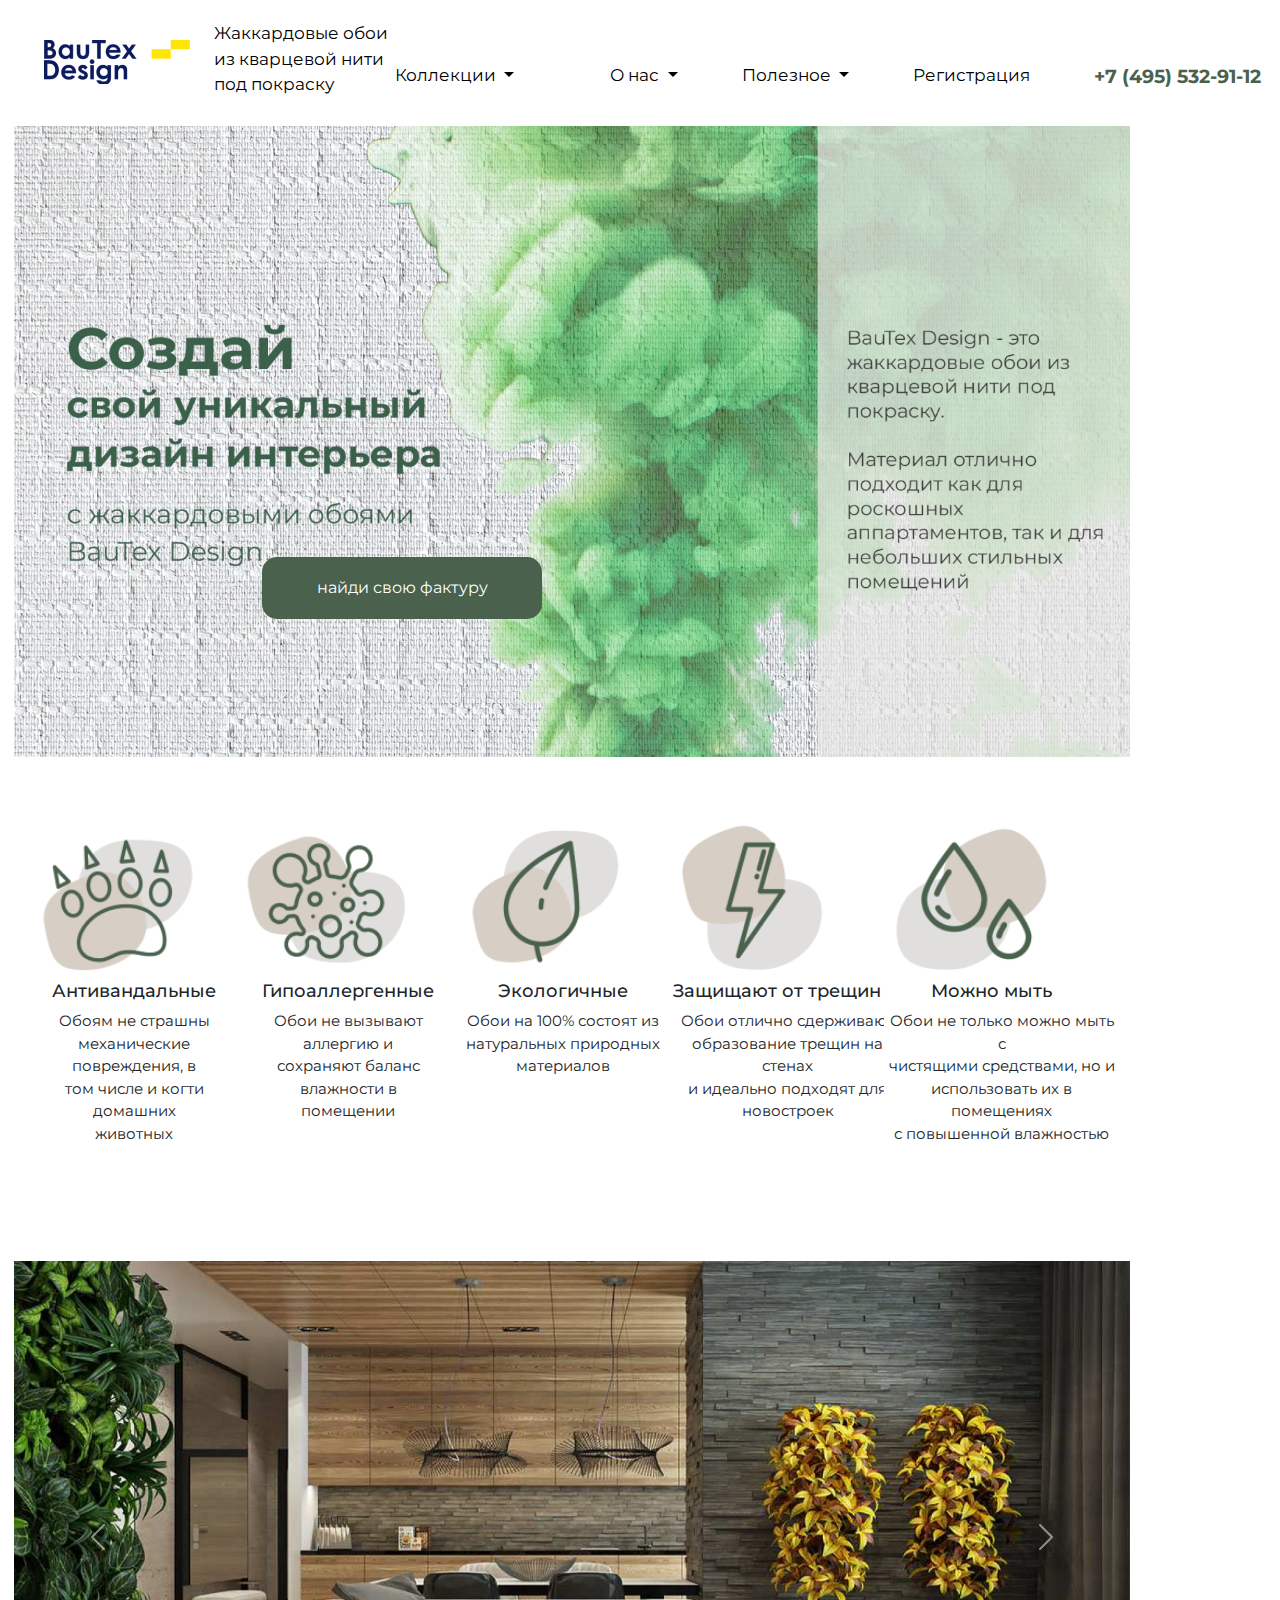
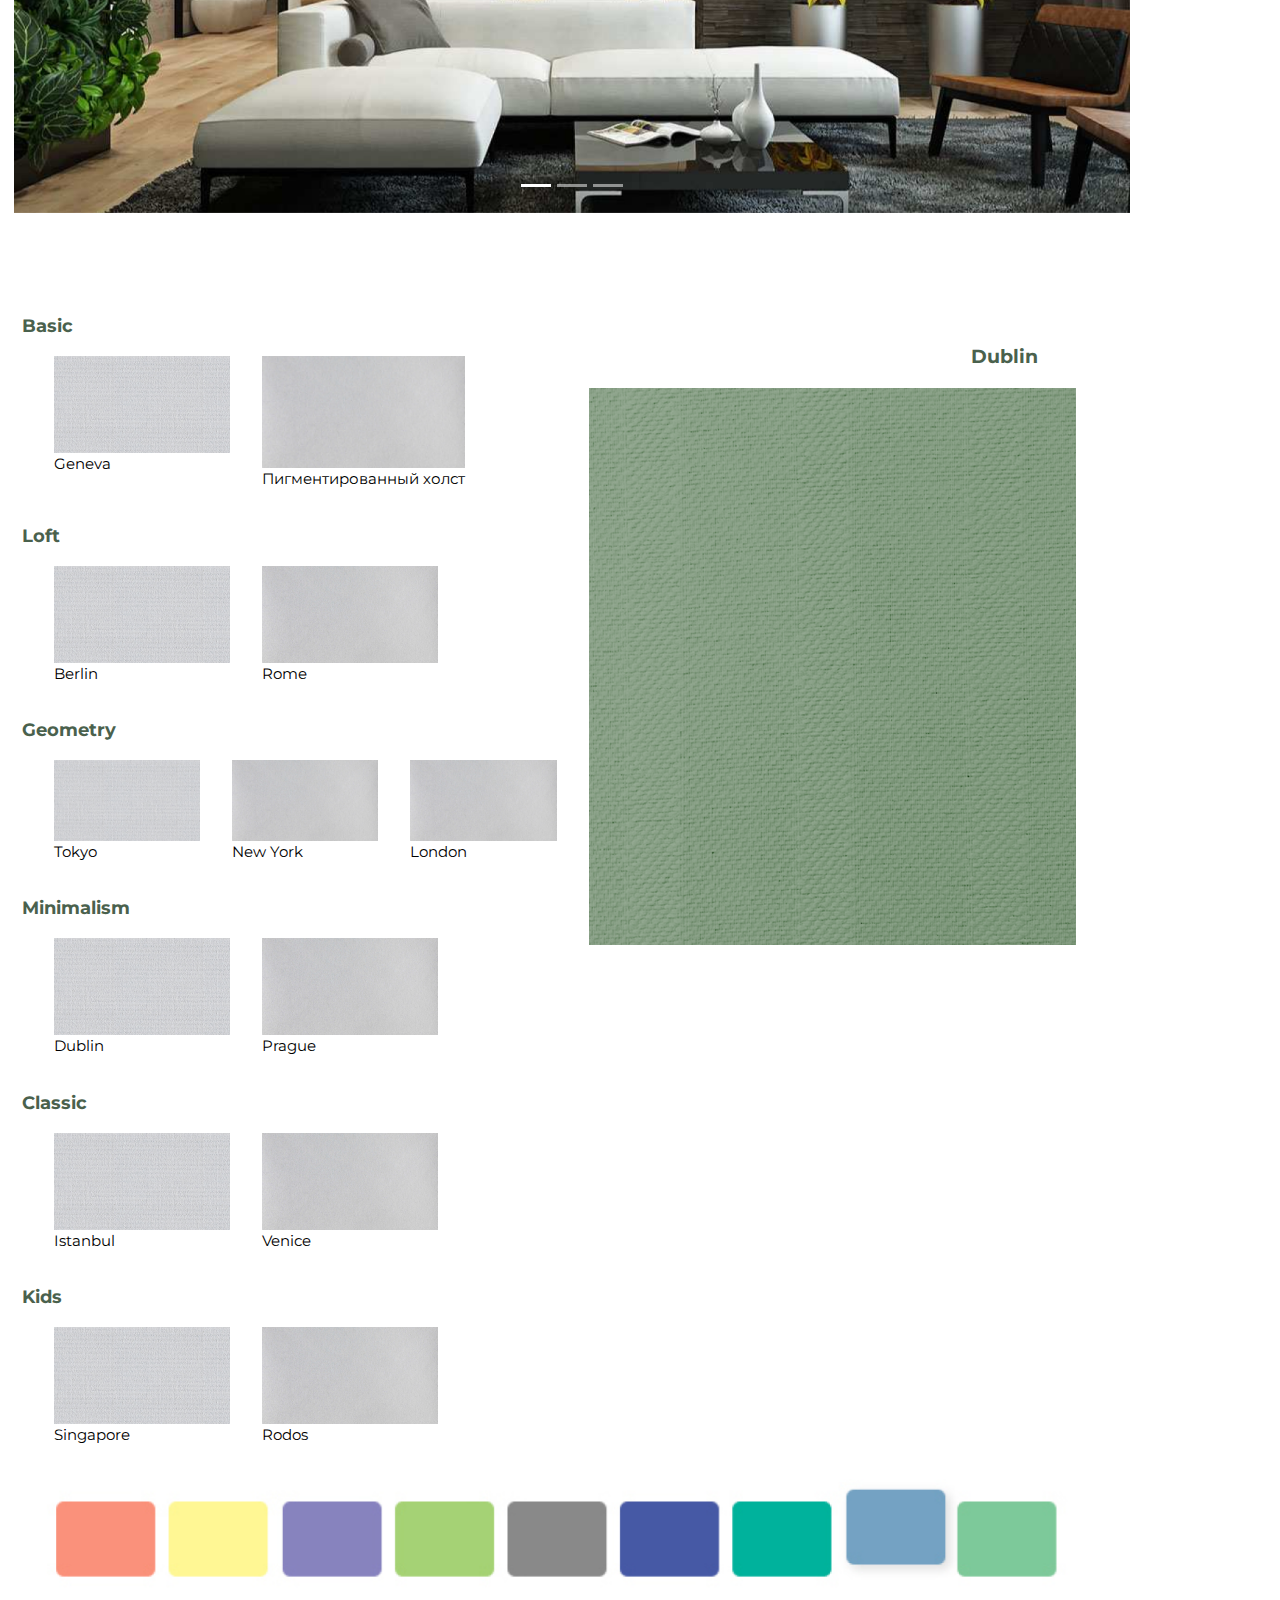
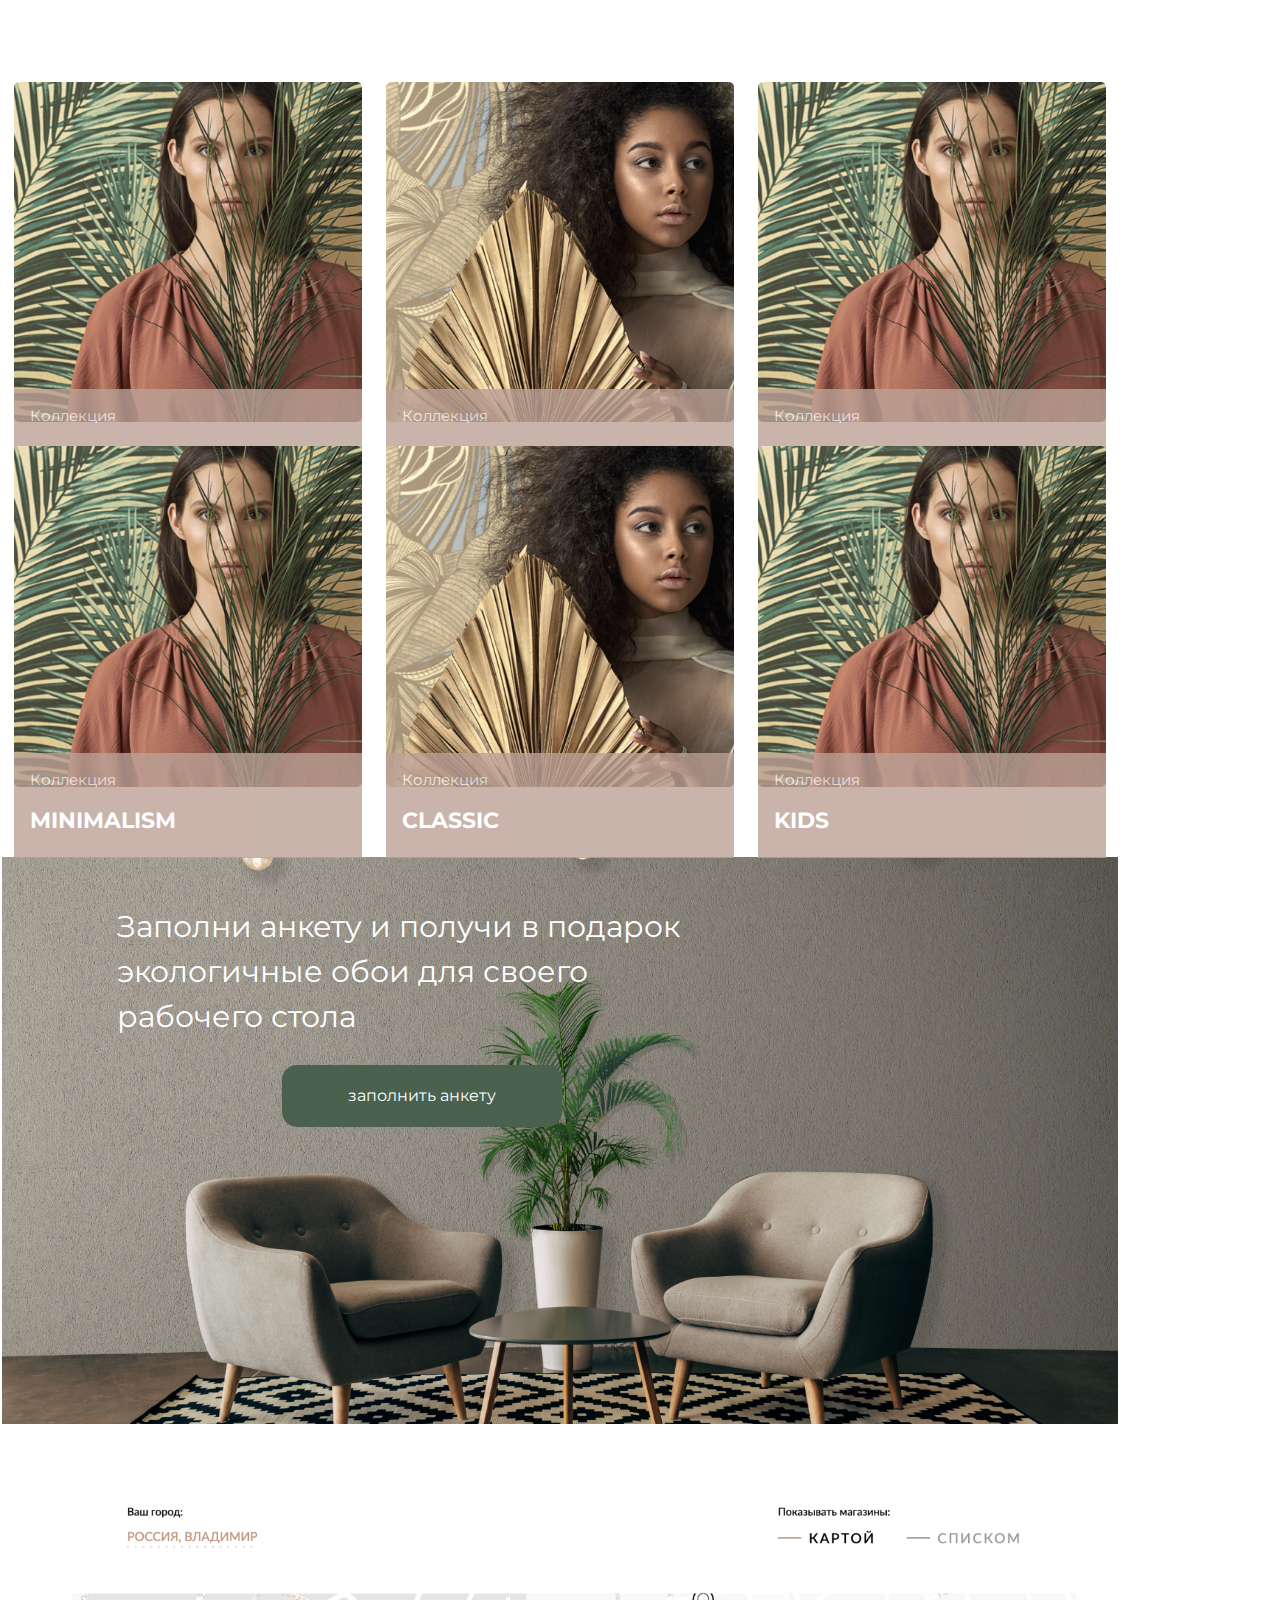
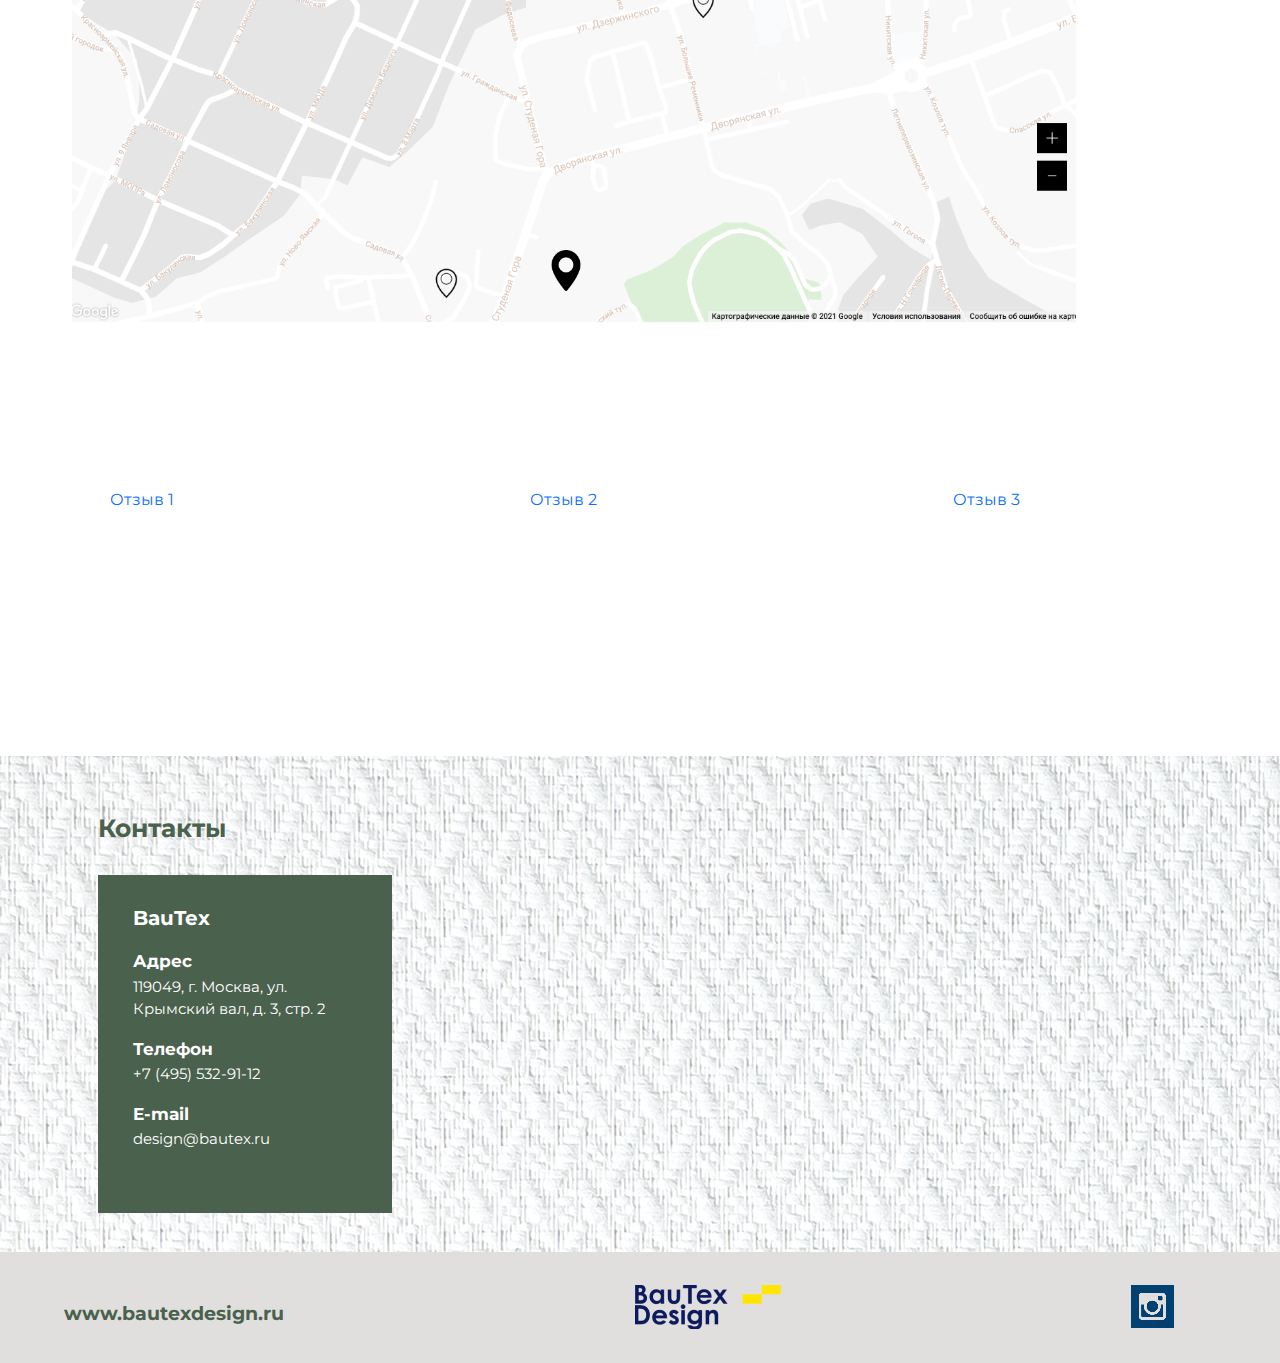
<file: index.html>
<!DOCTYPE html>
<html lang="en">
<head>
    <meta charset="UTF-8">
    <meta name="viewport" content="width=device-width, initial-scale=1.0">
    <title>Bootstrap site</title>
    <link rel="stylesheet" href="https://cdn.jsdelivr.net/npm/bootstrap@5.3.3/dist/css/bootstrap.min.css">
    <link rel="stylesheet" href="assets/css/main.css">
    <link rel="shortcut icon" href="assets/img/free-icon-door-handle-1002303.png" type="image/x-icon">
    <link href="https://fonts.googleapis.com/css2?family=Montserrat:ital,wght@0,100..900;1,100..900&family=Ysabeau+Infant:ital,wght@0,1..1000;1,1..1000&display=swap" rel="stylesheet">
</head>
<body>

  <div class="wrapper container">
    <header class="header">
        <div class="header-top py-1">

            <div class="col-md-10">
                <nav class="navbar navbar-expand-sm">
                    <div class="container">

                      <div class="col-md-2">
                        <div class="header-top-logo" style="padding-top: 28px; width: 146px; height: 44px;">
                            <a href="#"><img class="company-logo" src="assets/img/лого_дизайн 1.png" alt=""></a>
                        </div>
                        <div class="logo-text d-flex" style="margin-left: 180px; margin-top: -35px; width: 100%;">
                            <p class="fw-400">Жаккардовые обои <br> из кварцевой нити <br> под покраску</p>
                        </div>
                    </div>
                        
                        <button class="navbar-toggler ms-auto" type="button" data-bs-toggle="collapse" data-bs-target="#n_bar" aria-controls="navbarNavAltMarkup" aria-label="Toggle navigation">
                            <span class="navbar-toggler-icon" style="color: black;"></span>
                        </button>
                        
                        <div class="collapse navbar-collapse" id="n_bar">
                            <div class="header-top-list">
                                <ul class="list-group-horizontal-lg d-flex justify-content-center navbar-nav" style="margin-top: 29px; margin-bottom: 0; padding: 0; margin-left: 240px;">
                                    <div class="dropdown">
            
                                        <a class="dropdown-item btn-secondary dropdown-toggle" href="#" type="button" data-bs-toggle="dropdown" aria-expanded="false">
                                            Коллекции
                                        </a>
                                        
                                        <ul class="dropdown-menu" data-popper-placement="bottom-start" style="margin-left: 32px;">
                                            <li><button class="dropdown-item drop-down" type="button" style="border: none;">Все</button></li>
                                            <li><button class="dropdown-item drop-down" type="button" style="border: none;">Basic</button></li>
                                            <li><button class="dropdown-item drop-down" type="button" style="border: none;">Loft</button></li>
                                            <li><button class="dropdown-item drop-down" type="button" style="border: none;">Geometry</button></li>
                                            <li><button class="dropdown-item drop-down" type="button" style="border: none;">Minimalism</button></li>
                                            <li><button class="dropdown-item drop-down" type="button" style="border: none;">Classic</button></li>
                                            <li><button class="dropdown-item drop-down" type="button" style="border: none;">Kids</button></li>
                                        </ul>
                                    </div>
            
                                    <li><a class="dropdown-item" href="#"></a></li>
            
                                    <li><a class="dropdown-item" href="#"></a></li>
            
                                    <li><a class="dropdown-item" href="#"></a></li>
            
                                    
                                    <div class="dropdown">
            
                                        <a class="dropdown-item btn-secondary dropdown-toggle" href="#" type="button" data-bs-toggle="dropdown" aria-expanded="false">
                                            О нас
                                        </a>
                                        
                                        <ul class="dropdown-menu" data-popper-placement="bottom-start" style="margin-left: 32px;">
                                            <li><a href="BAUTEX.html"><button class="dropdown-item drop-down" type="button" style="border: none;">О BauTex Design</button></a></li>
                                            <li><a href="company.html" class="next-title"><button class="dropdown-item drop-down" type="button" style="border: none;">О компании</button></a></li>
                                            <li><a href="projects.html"><button class="dropdown-item drop-down" type="button" style="border: none;">Проекты</button></a></li>
                                            <li><button class="dropdown-item drop-down" type="button" style="border: none;">Отзывы</button></li>
                                            <li><button class="dropdown-item drop-down" type="button" style="border: none;">Сертификаты</button></li>
                                            <li><button class="dropdown-item drop-down" type="button" style="border: none;">Контакты</button></li>
                                        </ul>
                                    </div>
            
                                    <li><a class="dropdown-item" href="#"></a></li>
                                        <li><a class="dropdown-item" href="#"></a></li>
                                        
                                        <div class="dropdown">
            
                                            <a class="dropdown-item btn-secondary dropdown-toggle" href="#" type="button" data-bs-toggle="dropdown" aria-expanded="false">
                                                Полезное
                                            </a>
                                        
                                            <ul class="dropdown-menu" data-popper-placement="bottom-start" style="margin-left: 32px;">
                                                <li><button class="dropdown-item drop-down" type="button" style="border: none;">Как клеить</button></li>
                                                <li><button class="dropdown-item drop-down" type="button" style="border: none;">Как красить</button></li>
                                            </ul>
                                        </div>
            
                                        <li><a class="dropdown-item" href="#"></a></li>
                                        <li><a class="dropdown-item" href="#"></a></li>
            
                                        <li><a class="dropdown-item" href="#">Регистрация</a></li>
                                        <li><a class="dropdown-item" href="#"></a></li>
                                        <li><a class="dropdown-item phone-number" href="#">+7 (495) 532-91-12</a></li>
                                    </div>
            
                    
                                    
                                </ul>
                                
            
                            </div>
                        </div>
                    </div>
    </header>



        <main class="main">

            <img class="main-image img-fluid" src="assets/img/начальный экран.png" alt="">
            <div class="nav-button" style="margin-top: -200px; margin-left: 180px;">
                <button class="button" type="butn" style="background-color: #4A614D; color: white; border-style: hidden; width: 280px; height: 62px; border-radius: 15px;">найди свою фактуру</button>
            </div>

            <div class="card-group col-md-12" style="margin-top: 190px;">

                <div class="card h-100">

                  <img src="assets/img/eco 2.png" class="card-img-top" alt="...">
                  <div class="card-body-group" style="text-align: center;">
                    <h5 class="card-title-main">Антивандальные</h5>
                    <p class="card-text-main">Обоям не страшны <br> механические повреждения, в <br> том числе и когти домашних <br> животных</p>
                  </div>

                </div>

                <div class="card h-100">

                  <img src="assets/img/eco 3.png" class="card-img-top" alt="...">
                  <div class="card-body-group" style="text-align: center;">
                    <h5 class="card-title-main">Гипоаллергенные</h5>
                    <p class="card-text-main">Обои не вызывают аллергию и <br> сохраняют баланс влажности в <br> помещении</p>
                  </div>

                </div>

                <div class="card h-100">

                  <img src="assets/img/eco 1.png" class="card-img-top" alt="...">
                  <div class="card-body-group" style="text-align: center;">
                    <h5 class="card-title-main">Экологичные</h5>
                    <p class="card-text-main">Обои на 100% состоят из <br> натуральных природных материалов</p>
                  </div>

                </div>

                <div class="card h-100">

                    <img src="assets/img/eco 4.png" class="card-img-top" alt="...">
                    <div class="card-body-group" style="text-align: center;">
                      <h5 class="card-title-main">Защищают от трещин</h5>
                      <p class="card-text-main" style="width: 110%;">Обои отлично сдерживают <br> образование трещин на стенах <br> и идеально подходят для <br> новостроек</p>
                    </div>

                  </div>

                  <div class="card h-100">

                    <img src="assets/img/eco 5.png" class="card-img-top" alt="...">
                    <div class="card-body-group" style="text-align: center;">
                      <h5 class="card-title-main">Можно мыть</h5>
                      <p class="card-text-main" style="width: 110%;">Обои не только можно мыть с <br> чистящими средствами, но и <br> использовать их в помещениях <br> с повышенной влажностью</p>
                    </div>

                  </div>

            </div>


            <div id="carouselExampleIndicators" class="carousel slide img-fluid" data-bs-ride="carousel" style="margin-top: 100px;">
                <div class="carousel-indicators">
                  <button type="button" data-bs-target="#carouselExampleIndicators" data-bs-slide-to="0" class="active" aria-current="true" aria-label="Slide 1"></button>
                  <button type="button" data-bs-target="#carouselExampleIndicators" data-bs-slide-to="1" aria-label="Slide 2"></button>
                  <button type="button" data-bs-target="#carouselExampleIndicators" data-bs-slide-to="2" aria-label="Slide 3"></button>
                </div>
                <div class="carousel-inner">
                  <div class="carousel-item active">
                    <img src="assets/img/слайдер 1.png" class="d-block w-100" alt="...">
                  </div>
                  <div class="carousel-item">
                    <img src="assets/img/слайдер 2.png" class="d-block w-100" alt="...">
                  </div>
                  <div class="carousel-item">
                    <img src="assets/img/слайдер 3.png" class="d-block w-100" alt="...">
                  </div>
                </div>
                <button class="carousel-control-prev" type="button" data-bs-target="#carouselExampleIndicators" data-bs-slide="prev">
                  <span class="carousel-control-prev-icon" aria-hidden="true"></span>
                  <span class="visually-hidden">Previous</span>
                </button>
                <button class="carousel-control-next" type="button" data-bs-target="#carouselExampleIndicators" data-bs-slide="next">
                  <span class="carousel-control-next-icon" aria-hidden="true"></span>
                  <span class="visually-hidden">Next</span>
                </button>
            </div>

            <div class="types" style="display: flex; flex-direction: row; justify-content: space-between; margin-top: 100px; ">

                <div class="wallpaper-types">

                    <div class="wallpaper-type">

                        <p class="types-title">Basic</p>
    
                        <ul class="list-wallpaper list-group-horizontal-lg d-flex justify-content-left">
                            <li>
                                <img src="assets/img/Rectangle 84.png" alt="" class="example-img">
                                <p class="img-title">Geneva</p>
                            </li>
                            <li>
                                <img src="assets/img/Rectangle 85.png" alt="" class="example-img">
                                <p class="img-title">Пигментированный холст</p>
                            </li>
                        </ul>
    
                    </div>
    
                    <div class="wallpaper-type">
    
                        <p class="types-title">Loft</p>
    
                        <ul class="list-wallpaper list-group-horizontal-lg d-flex justify-content-left">
                            <li>
                                <img src="assets/img/Rectangle 90.png" alt="" class="example-img">
                                <p class="img-title">Berlin</p>
                            </li>
                            <li>
                                <img src="assets/img/Rectangle 91.png" alt="" class="example-img">
                                <p class="img-title">Rome</p>
                            </li>
                        </ul>
    
                    </div>
    
                    <div class="wallpaper-type">
    
                        <p class="types-title">Geometry</p>
    
                        <ul class="list-wallpaper list-group-horizontal-lg d-flex justify-content-left">
                            <li>
                                <img src="assets/img/Rectangle 92.png" alt="" class="example-img">
                                <p class="img-title">Tokyo</p>
                            </li>
                            <li>
                                <img src="assets/img/Rectangle 93.png" alt="" class="example-img">
                                <p class="img-title">New York</p>
                            </li>
                            <li>
                                <img src="assets/img/Rectangle 94.png" alt="" class="example-img">
                                <p class="img-title">London</p>
                            </li>
                        </ul>
    
                    </div>
    
                    <div class="wallpaper-type">
    
                        <p class="types-title">Minimalism</p>
    
                        <ul class="list-wallpaper list-group-horizontal-lg d-flex justify-content-left">
                            <li>
                                <img src="assets/img/Rectangle 92.png" alt="" class="example-img">
                                <p class="img-title">Dublin</p>
                            </li>
                            <li>
                                <img src="assets/img/Rectangle 93.png" alt="" class="example-img">
                                <p class="img-title">Prague</p>
                            </li>
                        </ul>
    
                    </div>
    
                    <div class="wallpaper-type">
    
                        <p class="types-title">Classic</p>
    
                        <ul class="list-wallpaper list-group-horizontal-lg d-flex justify-content-left">
                            <li>
                                <img src="assets/img/Rectangle 92.png" alt="" class="example-img">
                                <p class="img-title">Istanbul</p>
                            </li>
                            <li>
                                <img src="assets/img/Rectangle 93.png" alt="" class="example-img">
                                <p class="img-title">Venice</p>
                            </li>
                        </ul>
    
                    </div>
    
                    <div class="wallpaper-type">
    
                        <p class="types-title">Kids</p>
    
                        <ul class="list-wallpaper list-group-horizontal-lg d-flex justify-content-left">
                            <li>
                                <img src="assets/img/Rectangle 92.png" alt="" class="example-img">
                                <p class="img-title">Singapore</p>
                            </li>
                            <li>
                                <img src="assets/img/Rectangle 93.png" alt="" class="example-img">
                                <p class="img-title">Rodos</p>
                            </li>
                        </ul>
    
                    </div>

                </div>

                <div class="wallpaper-example" style="width: 60%; margin-top: 30px; ">
                    <p class="example-title" style="text-align: right;">Dublin</p>
                    <img src="assets/img/2 1.png" alt="" class="img-fluid image-green">
                </div>

            </div>

            <div class="bottom-wallpaper" style="margin-left: 59px;">
                <img src="assets/img/3 1.png" alt="" class="wallpaper-bottom">
            </div>


            <div class="row row-cols-1 row-cols-md-3 g-4" style="margin-top: 50px;">

                <div class="col">
                  <div class="card">
                    <img src="assets/img/Rectangle 102.png" class="card-img" alt="...">
                    <div class="card-body">
                      <p class="card-text">Коллекция</p>
                      <h5 class="card-title">BASIC</h5>
                    </div>
                  </div>
                </div>

                <div class="col">
                  <div class="card">
                    <img src="assets/img/Rectangle 103.png" class="card-img" alt="...">
                    <div class="card-body">
                        <p class="card-text">Коллекция</p>
                        <h5 class="card-title">LOFT</h5>
                    </div>
                  </div>
                </div>

                <div class="col">
                  <div class="card">
                    <img src="assets/img/Rectangle 102.png" class="card-img" alt="...">
                    <div class="card-body">
                        <p class="card-text">Коллекция</p>
                        <h5 class="card-title">GEOMETRY</h5>
                    </div>
                  </div>
                </div>

                <div class="col">
                  <div class="card">
                    <img src="assets/img/Rectangle 102.png" class="card-img" alt="...">
                    <div class="card-body">
                        <p class="card-text">Коллекция</p>
                        <h5 class="card-title">MINIMALISM</h5>
                    </div>
                  </div>
                </div>

                <div class="col">
                    <div class="card">
                      <img src="assets/img/Rectangle 103.png" class="card-img" alt="...">
                      <div class="card-body">
                        <p class="card-text">Коллекция</p>
                        <h5 class="card-title">CLASSIC</h5>
                      </div>
                    </div>
                </div>

                <div class="col">
                    <div class="card">
                      <img src="assets/img/Rectangle 102.png" class="card-img" alt="...">
                      <div class="card-body">
                        <p class="card-text">Коллекция</p>
                        <h5 class="card-title">KIDS</h5>
                      </div>
                    </div>
                </div>

            </div>

            <img src="assets/img/Rectangle 147.png" alt="" style="margin-top: 70px;" class="blank-img">
            <div class="element" style="margin-top: -520px; margin-left: 135px;">
              <p class="blank-top-text">Заполни анкету и получи в подарок <br> экологичные обои  для своего <br> рабочего стола</p>
            </div>
            <a href="authorization.html"><button class="button blank-button" type="butn" style="background-color: #4A614D; color: white; border-style: hidden; width: 280px; height: 62px; border-radius: 15px; margin-top: 10px; margin-left: 200px;">заполнить анкету</button></a>

            <img src="assets/img/Снимок экрана 2021-03-04 в 16.46 1.png" alt="" style="margin-top: 350px;" class="map-img">

            <button type="button" class="btn" data-bs-toggle="modal" data-bs-target="#exampleModal" style="margin-top: -135px; margin-left: 215px;">
              <img src="assets/img/free-icon-maps-and-flags-447031.png" alt="" style="width: 8%;">
            </button>
            
            <!-- Modal -->
            <div class="modal fade" id="exampleModal" tabindex="-1" aria-labelledby="exampleModalLabel" aria-hidden="true">

              <div class="modal-dialog">
                <div class="modal-content" style="background-color: black;">
                  <div class="modal-header">
                    <h5 class="modal-title" id="exampleModalLabel">Объект</h5>
                    <button type="button" class="btn-close" data-bs-dismiss="modal" aria-label="Close"></button>
                  </div>
                  <div class="modal-body">

                    <div class="modal-adress">
                      <p class="modal-top">Адрес</p>
                      <p class="modal-bottom" style="margin-top: -15px;">Владимир, ул.Студеная гора, д.34А</p>
                    </div>

                    <div class="modal-phone" style="margin-top: 30px;">
                      <p class="modal-top">Телефон</p>
                      <p class="modal-bottom" style="margin-top: -15px;">+7(4922) 60 33 23</p>
                    </div>

                  </div>

                  <div class="modal-footer">
                    <button type="button" class="btn btn-primary" data-bs-dismiss="modal">Close</button>
                  </div>

                </div>

              </div>

            </div>
            
            <nav class="nav nav-pills flex-column flex-sm-row" style="margin-top: 32px; margin-top: 131px;">
                <a class="flex-sm-fill text-sm-center nav-link" href="#Feedback 1">Отзыв 1</a>
                <a class="flex-sm-fill text-sm-center nav-link" href="#Feedback 2">Отзыв 2</a>
                <a class="flex-sm-fill text-sm-center nav-link" href="#Feedback 3">Отзыв 3</a>
            </nav>

            <div class="tabs-content" style="margin-top: 50px; justify-content: center;">

                <div class="tab tab-first" id="Feedback 1">
                    <p class="text-tabs" style="padding-top: 68px;">Покупала обои для детской комнаты, <br> подошли идеально. Дочке очень <br> понравились бабочки, поэтому взяли <br> Singapore. В небесном цвете они <br> смотрятся просто божественно!</p>
                </div>

                <div class="tab tab-second" id="Feedback 2" style="margin-left: 460px;">
                    <p class="text-tabs" style="padding-top: 35px;">Переехали с мужем в новостройку, очень <br> хотели просто гладкие окрашенные <br> стены. Пошли в салон покупать краску, и <br> нам там посоветовали, чтобы потом <br> трещин на стенах не было, т.к. дом новый <br> и будет еще усаживаться, купить обои под <br> покраску. Остановились на <br> пигментированном холсте. Это полный <br> восторг! Ни разу не пожалели!</p>
                </div>

                <div class="tab" id="Feedback 3" style="margin-left: 890px;">
                    <p class="text-tabs" style="padding-top: 35px;">Сначала очень скептически относилась к <br> обоям под покраску, тем более тканным. <br> Изучила массу информации, <br> перелопатила кучу отзывов и поняла в <br> итоге, что это то, что мне нужно! <br> Остановилась именно на BauTex Design, <br> потому что очень уж понравилась <br> фактура Tokyo. Покрасила ее в пудровый - <br> смотрится очень эффектно.</p>
                </div>

            </div>

        </main>

    </div>

    <footer class="footer">

      <div class="footer-top" style="margin-top: 186px;">
        <p class="footer-title">Контакты</p>
        <div class="contact-data" style="position: absolute; background-color: #4A614D; width: 294px; height: 338px; margin-left: 98px; margin-top: 119px;">
          <div class="contact-data-text" style="margin-top: 28px; margin-left: 35px;">
            <p class="data-title-main">BauTex</p>
            <p class="data-title">Адрес</p>
            <p class="data-text">119049, г. Москва, ул. <br> Крымский вал, д. 3, стр. 2</p>
            <p class="data-title">Телефон</p>
            <p class="data-text">+7 (495) 532-91-12</p>
            <p class="data-title">E-mail</p>
            <p class="data-text">design@bautex.ru</p>
          </div>
        </div>
        <img src="assets/img/Rectangle 151.png" alt="" style="height: 496px;">
      </div>

      <div class="footer-bottom" style="background-color: #E0DFDD; height: 111px; display: flex; justify-content: space-between;">
        <p class="website" style="margin-top: 48px; margin-left: 64px;">www.bautexdesign.ru</p>
        <a href="#"><img src="assets/img/лого_дизайн 1.png" alt="" style="margin-top: 33px; justify-content: center;" class="logo-bottom"></a>
        <a href="#"><img src="assets/img/инст 1.png" alt="" style="margin-top: 33px; padding-right: 106px;"></a>
      </div>

    </footer>
    




    <script src="https://cdn.jsdelivr.net/npm/bootstrap@5.3.3/dist/js/bootstrap.bundle.min.js"></script>
    <script src="assets/js/main.js"></script>
</body>
</html>
</file>
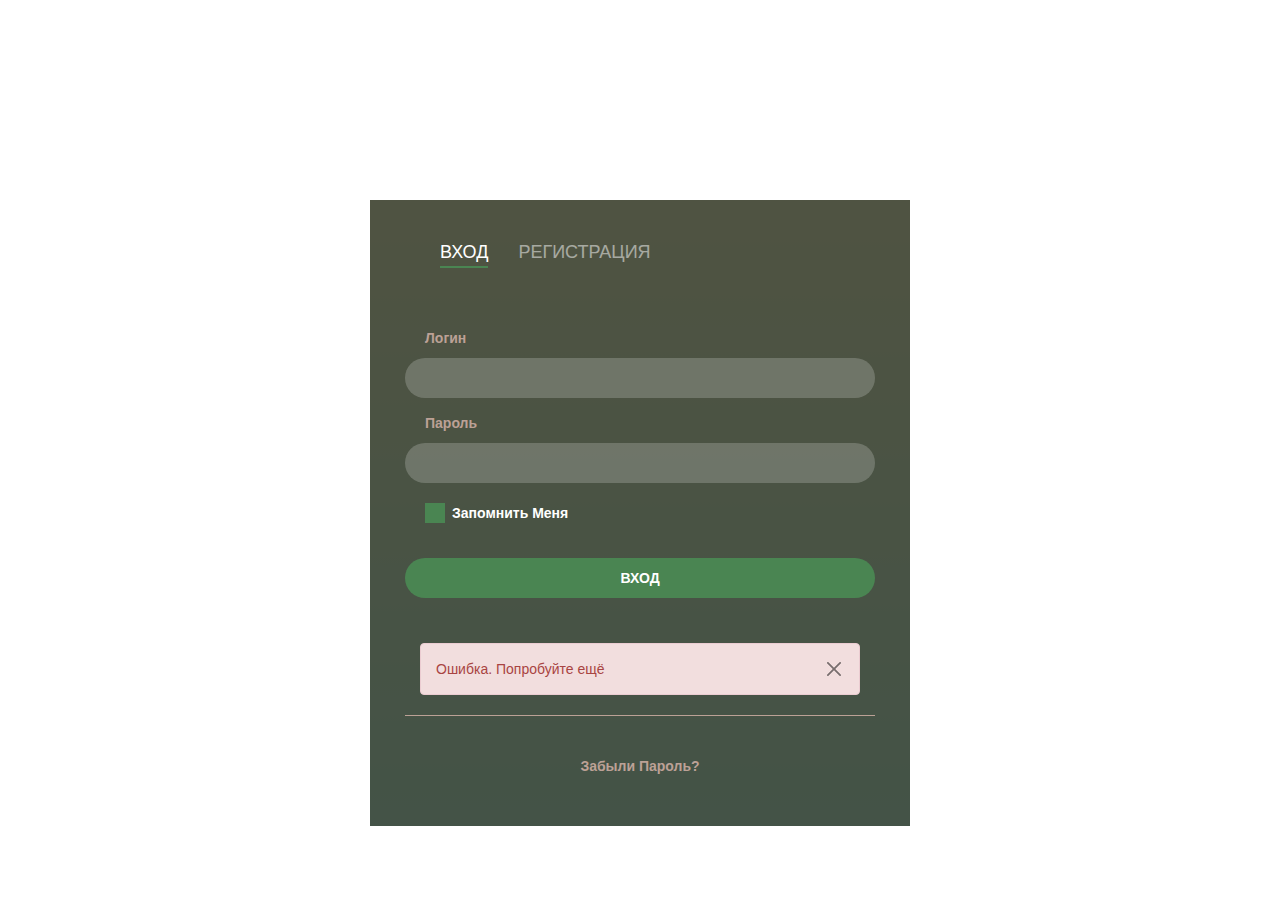
<file: authorization.html>
<!DOCTYPE html>
<html lang="en">
<head>
    <meta charset="UTF-8">
    <meta name="viewport" content="width=device-width, initial-scale=1.0">
    <title>Login</title>
    <link rel="stylesheet" href="https://cdn.jsdelivr.net/npm/bootstrap@5.3.3/dist/css/bootstrap.min.css">
    <link rel="stylesheet" href="assets/css/authorization.css">
    <link rel="shortcut icon" href="assets/img/free-icon-door-handle-1002303.png" type="image/x-icon">
    <link href="https://fonts.googleapis.com/css2?family=Montserrat:ital,wght@0,100..900;1,100..900&family=Ysabeau+Infant:ital,wght@0,1..1000;1,1..1000&display=swap" rel="stylesheet">
    <link rel="stylesheet" href="https://cdnjs.cloudflare.com/ajax/libs/twitter-bootstrap/3.3.7/css/bootstrap.min.css" />
    <script src="https://cdnjs.cloudflare.com/ajax/libs/jquery/3.1.1/jquery.min.js"></script>
    <script src="https://cdnjs.cloudflare.com/ajax/libs/twitter-bootstrap/3.3.7/js/bootstrap.min.js"></script>
</head>
<body>

    <div class="container" style="margin-top: 200px;">
        <div class="row">
        <div class="col-md-offset-3 col-md-6">
       
        <div class="tab" role="tabpanel">
        <!-- Nav tabs -->
        <ul class="nav nav-tabs" role="tablist">
        <li role="presentation" class="active"><a href="#Section1" aria-controls="home" role="tab" data-toggle="tab">Вход</a></li>
        <li role="presentation"><a href="#Section2" aria-controls="profile" role="tab" data-toggle="tab">Регистрация</a></li>
        </ul>
        <!-- Tab panes -->
        <div class="tab-content tabs">
        <div role="tabpanel" class="tab-pane fade in active" id="Section1">
        <form class="form-horizontal">
        <div class="form-group">
        <label for="exampleInputEmail1">Логин</label>
        <input type="email" class="form-control" id="exampleInputEmail1">
        </div>
        <div class="form-group">
        <label for="exampleInputPassword1">Пароль</label>
        <input type="password" class="form-control" id="exampleInputPassword1">
        </div>
        <div class="form-group">
        <div class="main-checkbox">
        <input value="None" id="checkbox1" name="check" type="checkbox">
        <label for="checkbox1"></label>
        </div>
        <span class="text">Запомнить меня</span>
        </div>
        <div class="form-group">
        <button type="submit" class="btn btn-default"><a href="index.html" class="main-page">Вход</a></button>
        </div>

        <div id="gfg" class="alert alert-danger mt-4">
           Ошибка. Попробуйте ещё
           <button type="button" class="btn-close" data-bs-dismiss="alert" aria-label="Close" style="float: right;"></button>
        </div>

        <div class="form-group forgot-pass">
        <button type="submit" class="btn btn-default" data-bs-dismiss="alert" data-bs-target="#gfg">забыли пароль?</button>
        </div>
        </form>
        </div>
        <div role="tabpanel" class="tab-pane fade" id="Section2">
        <form class="form-horizontal">
        <div class="form-group">
        <label for="exampleInputEmail1">Имя</label>
        <input type="text" class="form-control" id="exampleInputEmail1">
        </div>
        <div class="form-group">
        <label for="exampleInputEmail1">Фамилия</label>
        <input type="text" class="form-control" id="exampleInputEmail1">
        </div>
        <div class="form-group">
        <label for="exampleInputEmail1">Адрес электронной почты</label>
        <input type="email" class="form-control" id="exampleInputEmail1">
        </div>
        <div class="form-group">
        <label for="exampleInputPassword1">Пароль</label>
        <input type="password" class="form-control" id="exampleInputPassword1">
        </div>
        <div class="form-group">
        <button type="submit" class="btn btn-default">Регистрация</button>
        </div>
        </form>
        </div>
        </div>
        </div>
        




    <script src="https://cdn.jsdelivr.net/npm/bootstrap@5.3.3/dist/js/bootstrap.bundle.min.js"></script>
    <script src="assets/js/main.js"></script>
</body>
</html>
</file>
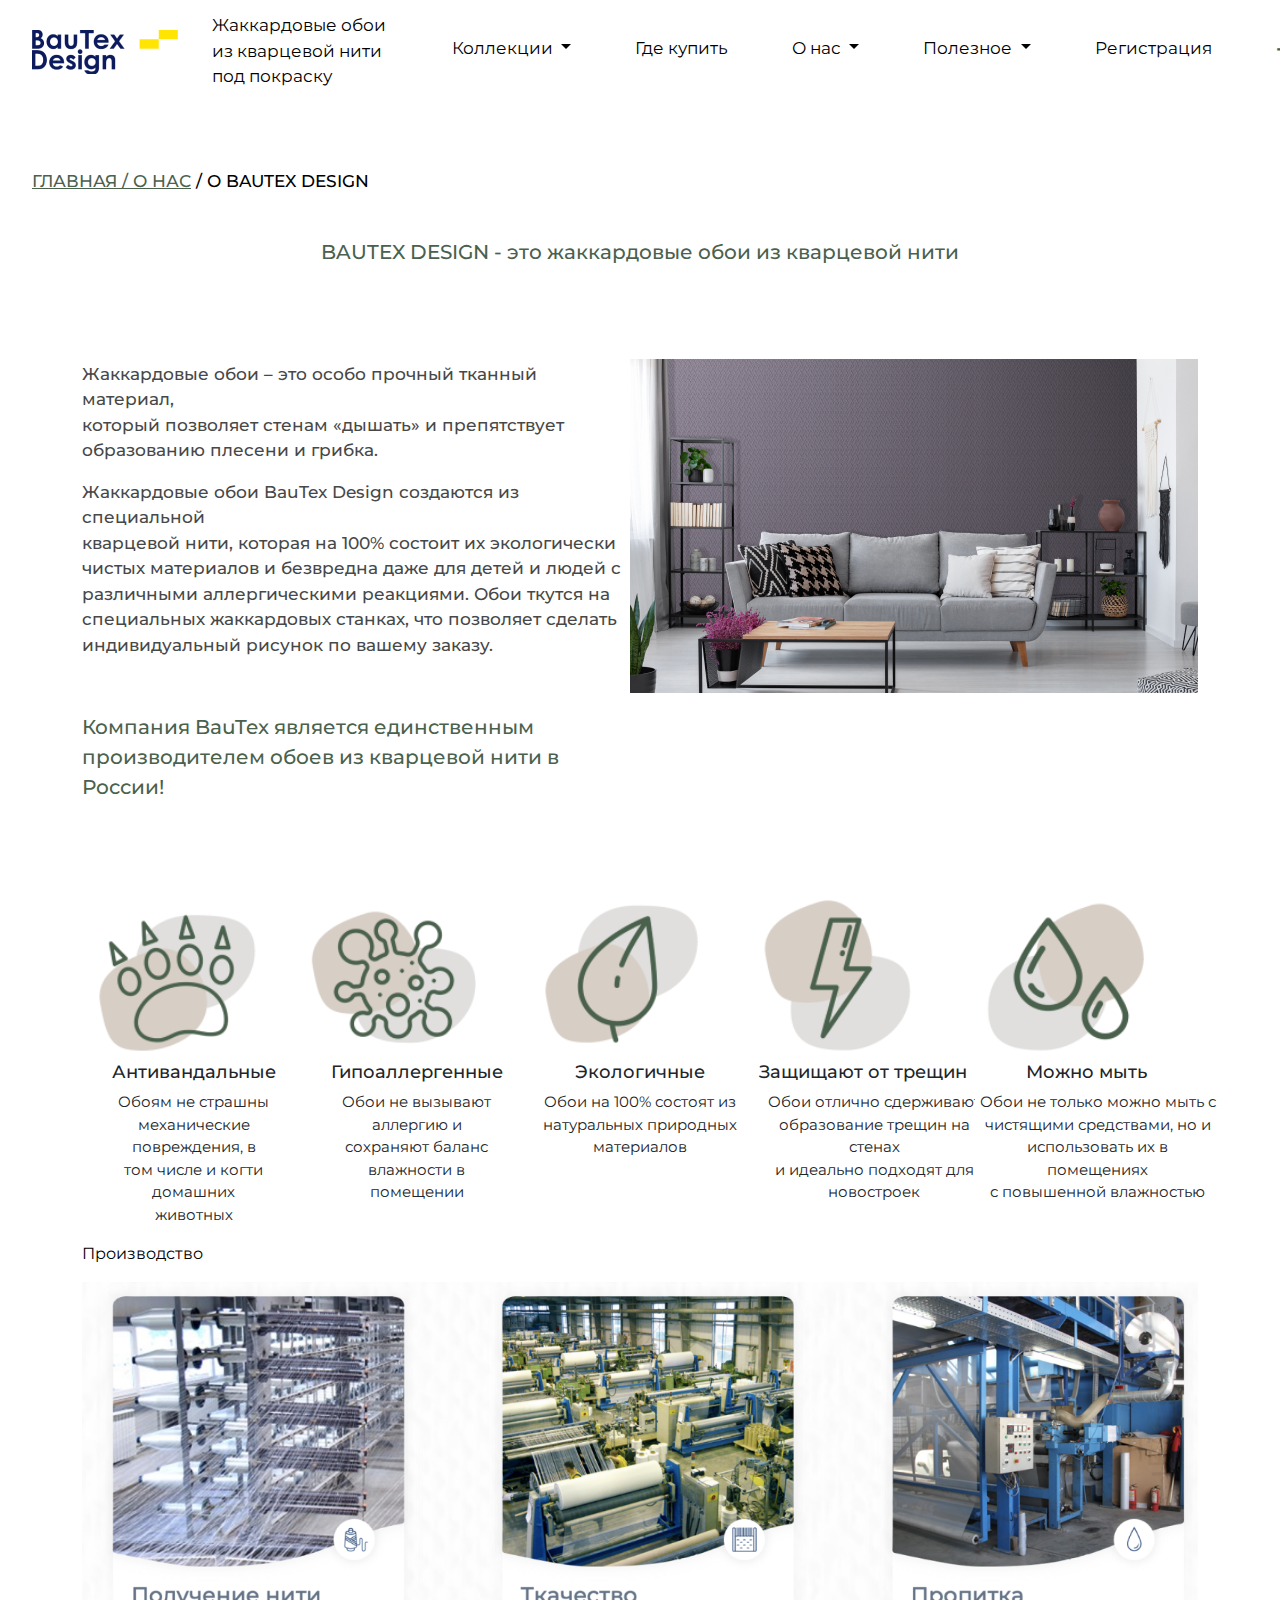
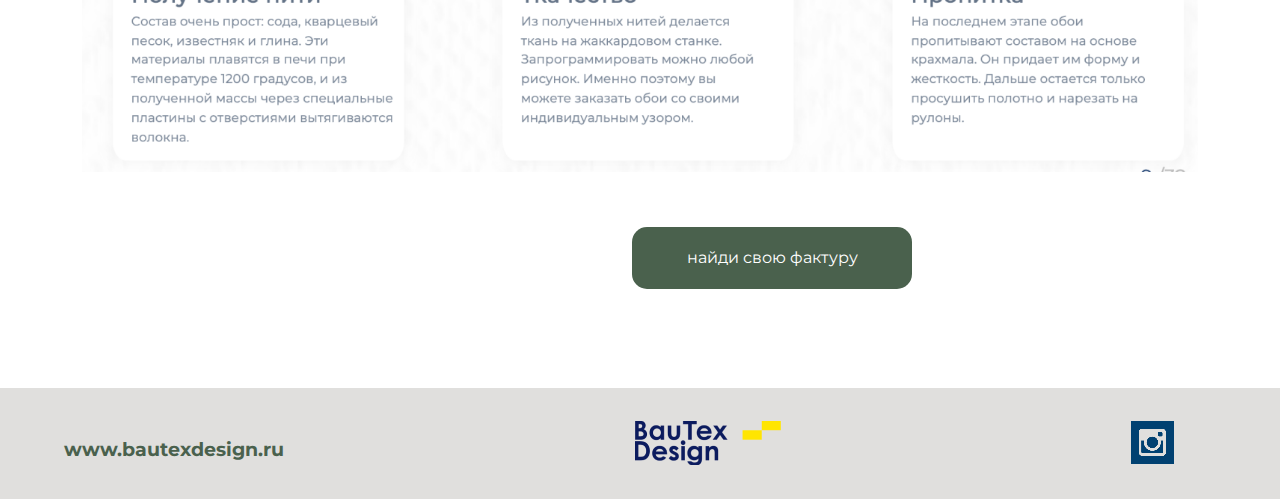
<file: BAUTEX.html>
<!DOCTYPE html>
<html lang="en">
<head>
    <meta charset="UTF-8">
    <meta name="viewport" content="width=device-width, initial-scale=1.0">
    <title>О BAUTEX DESIGN</title>
    <link rel="stylesheet" href="https://cdn.jsdelivr.net/npm/bootstrap@5.3.3/dist/css/bootstrap.min.css">
    <link rel="stylesheet" href="assets/css/BAUTEX.css">
    <link rel="shortcut icon" href="assets/img/free-icon-door-handle-1002303.png" type="image/x-icon">
    <link href="https://fonts.googleapis.com/css2?family=Montserrat:ital,wght@0,100..900;1,100..900&family=Ysabeau+Infant:ital,wght@0,1..1000;1,1..1000&display=swap" rel="stylesheet">
</head>
<body>

    <div class="wrapper container">
        <header class="header">
            <div class="header-top py-1">

                <div class="col-md-2">
                    <div class="header-top-logo" style="padding-top: 26px; width: 146px; height: 44px; margin-left: -50px;">
                        <a href="index.html"><img class="company-logo" src="assets/img/лого_дизайн 1.png" alt=""></a>
                    </div>
                    <div class="logo-text d-flex" style="margin-left: 130px; margin-top: -35px; width: 100%;">
                        <p class="fw-400">Жаккардовые обои <br> из кварцевой нити <br> под покраску</p>
                    </div>
                </div>

                <div class="col-md-10">
                    <div class="header-top-list">
                        <ul class="list-group-horizontal-lg d-flex justify-content-center" style="margin-top: -70px; margin-left: 800px;">
                            <div class="dropdown">

                                <a class="dropdown-item btn-secondary dropdown-toggle" href="#" type="button" data-bs-toggle="dropdown" aria-expanded="false">
                                    Коллекции
                                </a>
                                
                                <ul class="dropdown-menu" data-popper-placement="bottom-start" style="margin-left: 32px;">
                                    <li><button class="dropdown-item drop-down" type="button" style="border: none;">Все</button></li>
                                    <li><button class="dropdown-item drop-down" type="button" style="border: none;">Basic</button></li>
                                    <li><button class="dropdown-item drop-down" type="button" style="border: none;">Loft</button></li>
                                    <li><button class="dropdown-item drop-down" type="button" style="border: none;">Geometry</button></li>
                                    <li><button class="dropdown-item drop-down" type="button" style="border: none;">Minimalism</button></li>
                                    <li><button class="dropdown-item drop-down" type="button" style="border: none;">Classic</button></li>
                                    <li><button class="dropdown-item drop-down" type="button" style="border: none;">Kids</button></li>
                                </ul>
                            </div>

                            <li><a class="dropdown-item" href="#"></a></li>

                            <li><a class="dropdown-item" href="#"></a></li>

                            <li><a class="dropdown-item" href="#">Где купить</a></li>

                            <li><a class="dropdown-item" href="#"></a></li>

                            <div class="dropdown">

                                <a class="dropdown-item btn-secondary dropdown-toggle" href="#" type="button" data-bs-toggle="dropdown" aria-expanded="false">
                                    О нас
                                </a>
                                
                                <ul class="dropdown-menu" data-popper-placement="bottom-start" style="margin-left: 32px;">
                                    <li><a href="BAUTEX.html"><button class="dropdown-item drop-down" type="button" style="border: none;">О BauTex Design</button></a></li>
                                    <li><a href="company.html" class="next-title"><button class="dropdown-item drop-down" type="button" style="border: none;">О компании</button></a></li>
                                    <li><a href="projects.html"><button class="dropdown-item drop-down" type="button" style="border: none;">Проекты</button></a></li>
                                    <li><button class="dropdown-item drop-down" type="button" style="border: none;">Отзывы</button></li>
                                    <li><button class="dropdown-item drop-down" type="button" style="border: none;">Сертификаты</button></li>
                                    <li><button class="dropdown-item drop-down" type="button" style="border: none;">Контакты</button></li>
                                </ul>
                            </div>

                            <li><a class="dropdown-item" href="#"></a></li>
                            <li><a class="dropdown-item" href="#"></a></li>
                            
                            <div class="dropdown">

                                <a class="dropdown-item btn-secondary dropdown-toggle" href="#" type="button" data-bs-toggle="dropdown" aria-expanded="false">
                                    Полезное
                                </a>
                            
                                <ul class="dropdown-menu" data-popper-placement="bottom-start" style="margin-left: 32px;">
                                    <li><button class="dropdown-item drop-down" type="button" style="border: none;">Как клеить</button></li>
                                    <li><button class="dropdown-item drop-down" type="button" style="border: none;">Как красить</button></li>
                                </ul>
                            </div>

                            <li><a class="dropdown-item" href="#"></a></li>
                            <li><a class="dropdown-item" href="#"></a></li>

                            <li><a class="dropdown-item" href="#">Регистрация</a></li>
                            <li><a class="dropdown-item" href="#"></a></li>
                            <li><a class="dropdown-item phone-number" href="#">+7 (495) 532-91-12</a></li>
                        </ul>
                    </div>
                </div>


            </div>
        </header>

        <main class="main">

            <p class="side-title" style="margin-top: 85px; margin-left: -50px;"> <ins class="another-color-text">ГЛАВНАЯ / О НАС</ins> / О BAUTEX DESIGN</p>

            <p class="main-title" style="justify-content: center; text-align: center; margin-top: 42px;">BAUTEX DESIGN - это жаккардовые обои из кварцевой нити</p>

            <div class="company" style="display: flex; justify-content: space-between;">
                <div class="company-text" style="margin-top: 79px;">
                    <p class="text-title">Жаккардовые обои – это особо прочный тканный материал, <br> который позволяет стенам «дышать» и препятствует <br> образованию плесени и грибка.</p>
                    <p class="text-title"> Жаккардовые обои BauTex Design создаются из специальной <br> кварцевой нити, которая на 100% состоит их экологически <br> чистых материалов и безвредна даже для детей и людей с <br> различными аллергическими реакциями. Обои ткутся на <br> специальных жаккардовых станках, что позволяет сделать <br> индивидуальный рисунок по вашему заказу.</p>
                    <p class="text-title-colored" style="margin-top: 54px;">Компания BauTex является единственным <br> производителем обоев из кварцевой нити в России!</p>
                </div>
                <img src="assets/img/Rectangle 150.png" alt="" style="width: 568px; height: 334px; margin-top: 76px;">
            </div>

            <div class="card-group col-md-12" style="margin-top: 65px;">

                <div class="card h-100">

                  <img src="assets/img/eco 2.png" class="card-img-top" alt="...">
                  <div class="card-body-group" style="text-align: center;">
                    <h5 class="card-title-main">Антивандальные</h5>
                    <p class="card-text-main">Обоям не страшны <br> механические повреждения, в <br> том числе и когти домашних <br> животных</p>
                  </div>

                </div>

                <div class="card h-100">

                  <img src="assets/img/eco 3.png" class="card-img-top" alt="...">
                  <div class="card-body-group" style="text-align: center;">
                    <h5 class="card-title-main">Гипоаллергенные</h5>
                    <p class="card-text-main">Обои не вызывают аллергию и <br> сохраняют баланс влажности в <br> помещении</p>
                  </div>

                </div>

                <div class="card h-100">

                  <img src="assets/img/eco 1.png" class="card-img-top" alt="...">
                  <div class="card-body-group" style="text-align: center;">
                    <h5 class="card-title-main">Экологичные</h5>
                    <p class="card-text-main">Обои на 100% состоят из <br> натуральных природных материалов</p>
                  </div>

                </div>

                <div class="card h-100">

                    <img src="assets/img/eco 4.png" class="card-img-top" alt="...">
                    <div class="card-body-group" style="text-align: center;">
                      <h5 class="card-title-main">Защищают от трещин</h5>
                      <p class="card-text-main" style="width: 110%;">Обои отлично сдерживают <br> образование трещин на стенах <br> и идеально подходят для <br> новостроек</p>
                    </div>

                  </div>

                  <div class="card h-100">

                    <img src="assets/img/eco 5.png" class="card-img-top" alt="...">
                    <div class="card-body-group" style="text-align: center;">
                      <h5 class="card-title-main">Можно мыть</h5>
                      <p class="card-text-main" style="width: 110%;">Обои не только можно мыть с <br> чистящими средствами, но и <br> использовать их в помещениях <br> с повышенной влажностью</p>
                    </div>

                  </div>

            </div>

            <p class="production-title">Производство</p>
            <img src="assets/img/Снимок экрана 2021-03-04 в 17.58 1.png" alt="" class="production" >

            <div class="nav-button" style="margin-top: 55px; margin-left: 550px;">
                <button class="button" type="butn" style="background-color: #4A614D; color: white; border-style: hidden; width: 280px; height: 62px; border-radius: 15px;">найди свою фактуру</button>
            </div>

        </main>

    </div>

    <footer class="footer" style="margin-top: 99px;">
        <div class="footer-bottom" style="background-color: #E0DFDD; height: 111px; display: flex; justify-content: space-between;">
            <p class="website" style="margin-top: 48px; margin-left: 64px;">www.bautexdesign.ru</p>
            <a href="#"><img src="assets/img/лого_дизайн 1.png" alt="" style="margin-top: 33px; justify-content: center;"></a>
            <a href="#"><img src="assets/img/инст 1.png" alt="" style="margin-top: 33px; padding-right: 106px;"></a>
            </div>        
    </footer>


    <script src="https://cdn.jsdelivr.net/npm/bootstrap@5.3.3/dist/js/bootstrap.bundle.min.js"></script>
    <script src="assets/js/main.js"></script>
</body>
</html>
</file>
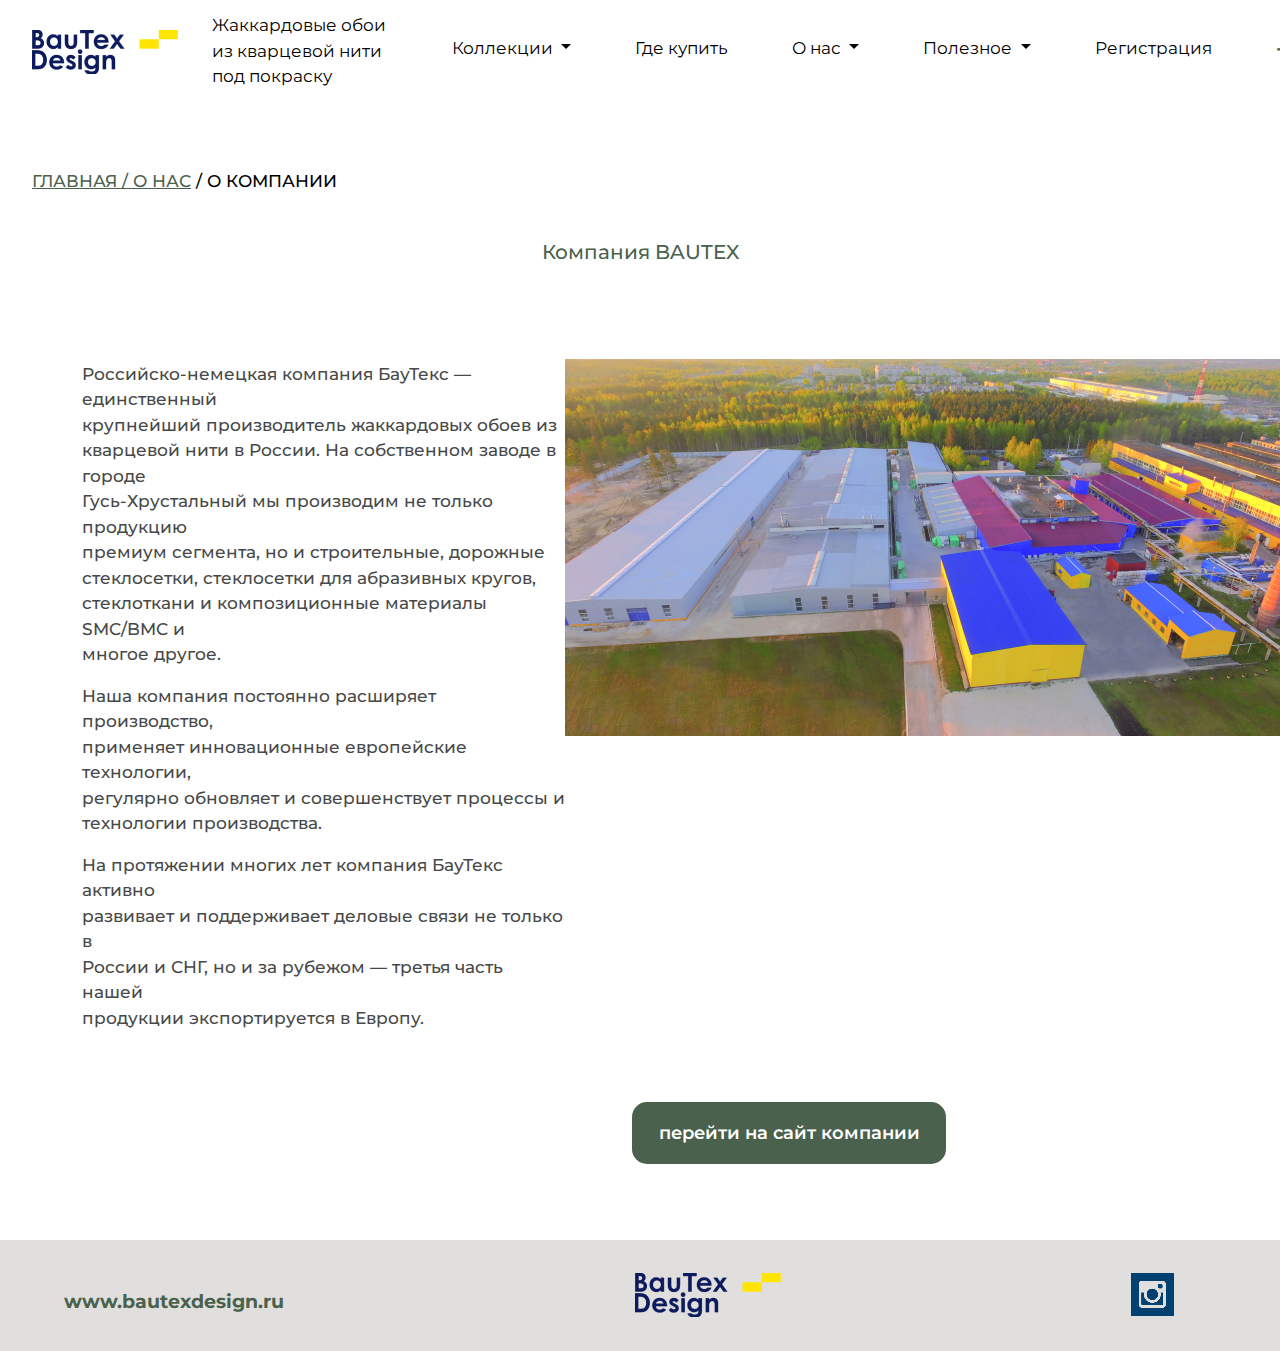
<file: company.html>
<!DOCTYPE html>
<html lang="en">
<head>
    <meta charset="UTF-8">
    <meta name="viewport" content="width=device-width, initial-scale=1.0">
    <title>About Company</title>
    <link rel="stylesheet" href="https://cdn.jsdelivr.net/npm/bootstrap@5.3.3/dist/css/bootstrap.min.css">
    <link rel="stylesheet" href="assets/css/company.css">
    <link rel="shortcut icon" href="assets/img/free-icon-door-handle-1002303.png" type="image/x-icon">
    <link href="https://fonts.googleapis.com/css2?family=Montserrat:ital,wght@0,100..900;1,100..900&family=Ysabeau+Infant:ital,wght@0,1..1000;1,1..1000&display=swap" rel="stylesheet">
</head>
<body>

    <div class="wrapper container">
        <header class="header">
            <div class="header-top py-1">

                <div class="col-md-2">
                    <div class="header-top-logo" style="padding-top: 26px; width: 146px; height: 44px; margin-left: -50px;">
                        <a href="index.html"><img class="company-logo" src="assets/img/лого_дизайн 1.png" alt=""></a>
                    </div>
                    <div class="logo-text d-flex" style="margin-left: 130px; margin-top: -35px; width: 100%;">
                        <p class="fw-400">Жаккардовые обои <br> из кварцевой нити <br> под покраску</p>
                    </div>
                </div>

                <div class="col-md-10">
                    <div class="header-top-list">
                        <ul class="list-group-horizontal-lg d-flex justify-content-center" style="margin-top: -70px; margin-left: 800px;">
                            <div class="dropdown">

                                <a class="dropdown-item btn-secondary dropdown-toggle" href="#" type="button" data-bs-toggle="dropdown" aria-expanded="false">
                                    Коллекции
                                </a>
                                
                                <ul class="dropdown-menu" data-popper-placement="bottom-start" style="margin-left: 32px;">
                                    <li><button class="dropdown-item drop-down" type="button" style="border: none;">Все</button></li>
                                    <li><button class="dropdown-item drop-down" type="button" style="border: none;">Basic</button></li>
                                    <li><button class="dropdown-item drop-down" type="button" style="border: none;">Loft</button></li>
                                    <li><button class="dropdown-item drop-down" type="button" style="border: none;">Geometry</button></li>
                                    <li><button class="dropdown-item drop-down" type="button" style="border: none;">Minimalism</button></li>
                                    <li><button class="dropdown-item drop-down" type="button" style="border: none;">Classic</button></li>
                                    <li><button class="dropdown-item drop-down" type="button" style="border: none;">Kids</button></li>
                                </ul>
                            </div>

                            <li><a class="dropdown-item" href="#"></a></li>

                            <li><a class="dropdown-item" href="#"></a></li>

                            <li><a class="dropdown-item" href="#">Где купить</a></li>

                            <li><a class="dropdown-item" href="#"></a></li>

                            <div class="dropdown">

                                <a class="dropdown-item btn-secondary dropdown-toggle" href="#" type="button" data-bs-toggle="dropdown" aria-expanded="false">
                                    О нас
                                </a>
                                
                                <ul class="dropdown-menu" data-popper-placement="bottom-start" style="margin-left: 32px;">
                                    <li><a href="BAUTEX.html"><button class="dropdown-item drop-down" type="button" style="border: none;">О BauTex Design</button></a></li>
                                    <li><a href="company.html" class="next-title"><button class="dropdown-item drop-down" type="button" style="border: none;">О компании</button></a></li>
                                    <li><a href="projects.html"><button class="dropdown-item drop-down" type="button" style="border: none;">Проекты</button></a></li>
                                    <li><button class="dropdown-item drop-down" type="button" style="border: none;">Отзывы</button></li>
                                    <li><button class="dropdown-item drop-down" type="button" style="border: none;">Сертификаты</button></li>
                                    <li><button class="dropdown-item drop-down" type="button" style="border: none;">Контакты</button></li>
                                </ul>
                            </div>

                            <li><a class="dropdown-item" href="#"></a></li>
                            <li><a class="dropdown-item" href="#"></a></li>
                            
                            <div class="dropdown">

                                <a class="dropdown-item btn-secondary dropdown-toggle" href="#" type="button" data-bs-toggle="dropdown" aria-expanded="false">
                                    Полезное
                                </a>
                            
                                <ul class="dropdown-menu" data-popper-placement="bottom-start" style="margin-left: 32px;">
                                    <li><button class="dropdown-item drop-down" type="button" style="border: none;">Как клеить</button></li>
                                    <li><button class="dropdown-item drop-down" type="button" style="border: none;">Как красить</button></li>
                                </ul>
                            </div>

                            <li><a class="dropdown-item" href="#"></a></li>
                            <li><a class="dropdown-item" href="#"></a></li>

                            <li><a class="dropdown-item" href="#">Регистрация</a></li>
                            <li><a class="dropdown-item" href="#"></a></li>
                            <li><a class="dropdown-item phone-number" href="#">+7 (495) 532-91-12</a></li>
                        </ul>
                    </div>
                </div>


            </div>
        </header>

        <main class="main">
            <p class="side-title" style="margin-top: 85px; margin-left: -50px;"> <ins class="another-color-text">ГЛАВНАЯ / О НАС</ins> / О КОМПАНИИ</p>

            <p class="main-title" style="justify-content: center; text-align: center; margin-top: 42px;">Компания BAUTEX</p>

            <div class="company" style="display: flex; justify-content: space-between;">
                <div class="company-text" style="margin-top: 79px;">
                    <p class="text-title">Российско-немецкая компания БауТекс — единственный <br> крупнейший производитель жаккардовых обоев из <br> кварцевой нити в России. На собственном заводе в городе <br> Гусь-Хрустальный мы производим не только продукцию <br> премиум сегмента, но и строительные, дорожные <br> стеклосетки, стеклосетки для абразивных кругов, <br> стеклоткани и композиционные материалы SMC/BMC и <br> многое другое.</p>
                    <p class="text-title"> Наша компания постоянно расширяет производство, <br> применяет инновационные европейские технологии, <br> регулярно обновляет и совершенствует процессы и <br> технологии производства.</p>
                    <p class="text-title">На протяжении многих лет компания БауТекс активно <br> развивает и поддерживает деловые связи не только в <br> России и СНГ, но и за рубежом — третья часть нашей <br> продукции экспортируется в Европу.</p>
                </div>
                <img src="assets/img/Rectangle 153.png" alt="" style="width: 763px; height: 377px; margin-top: 76px; margin-right: -130px;">
            </div>

            <div class="nav-button" style="margin-top: 55px; margin-left: 550px;">
                <button class="button" type="butn" style="background-color: #4A614D; color: white; border-style: hidden; width: 314px; height: 62px; border-radius: 15px;">перейти на сайт компании</button>
            </div>

        </main>
    </div>

    <footer class="footer" style="margin-top: 76px;">
        <div class="footer-bottom" style="background-color: #E0DFDD; height: 111px; display: flex; justify-content: space-between;">
            <p class="website" style="margin-top: 48px; margin-left: 64px;">www.bautexdesign.ru</p>
            <a href="#"><img src="assets/img/лого_дизайн 1.png" alt="" style="margin-top: 33px; justify-content: center;"></a>
            <a href="#"><img src="assets/img/инст 1.png" alt="" style="margin-top: 33px; padding-right: 106px;"></a>
            </div>        
    </footer>



    <script src="https://cdn.jsdelivr.net/npm/bootstrap@5.3.3/dist/js/bootstrap.bundle.min.js"></script>
    <script src="assets/js/main.js"></script>
</body>
</html>
</file>
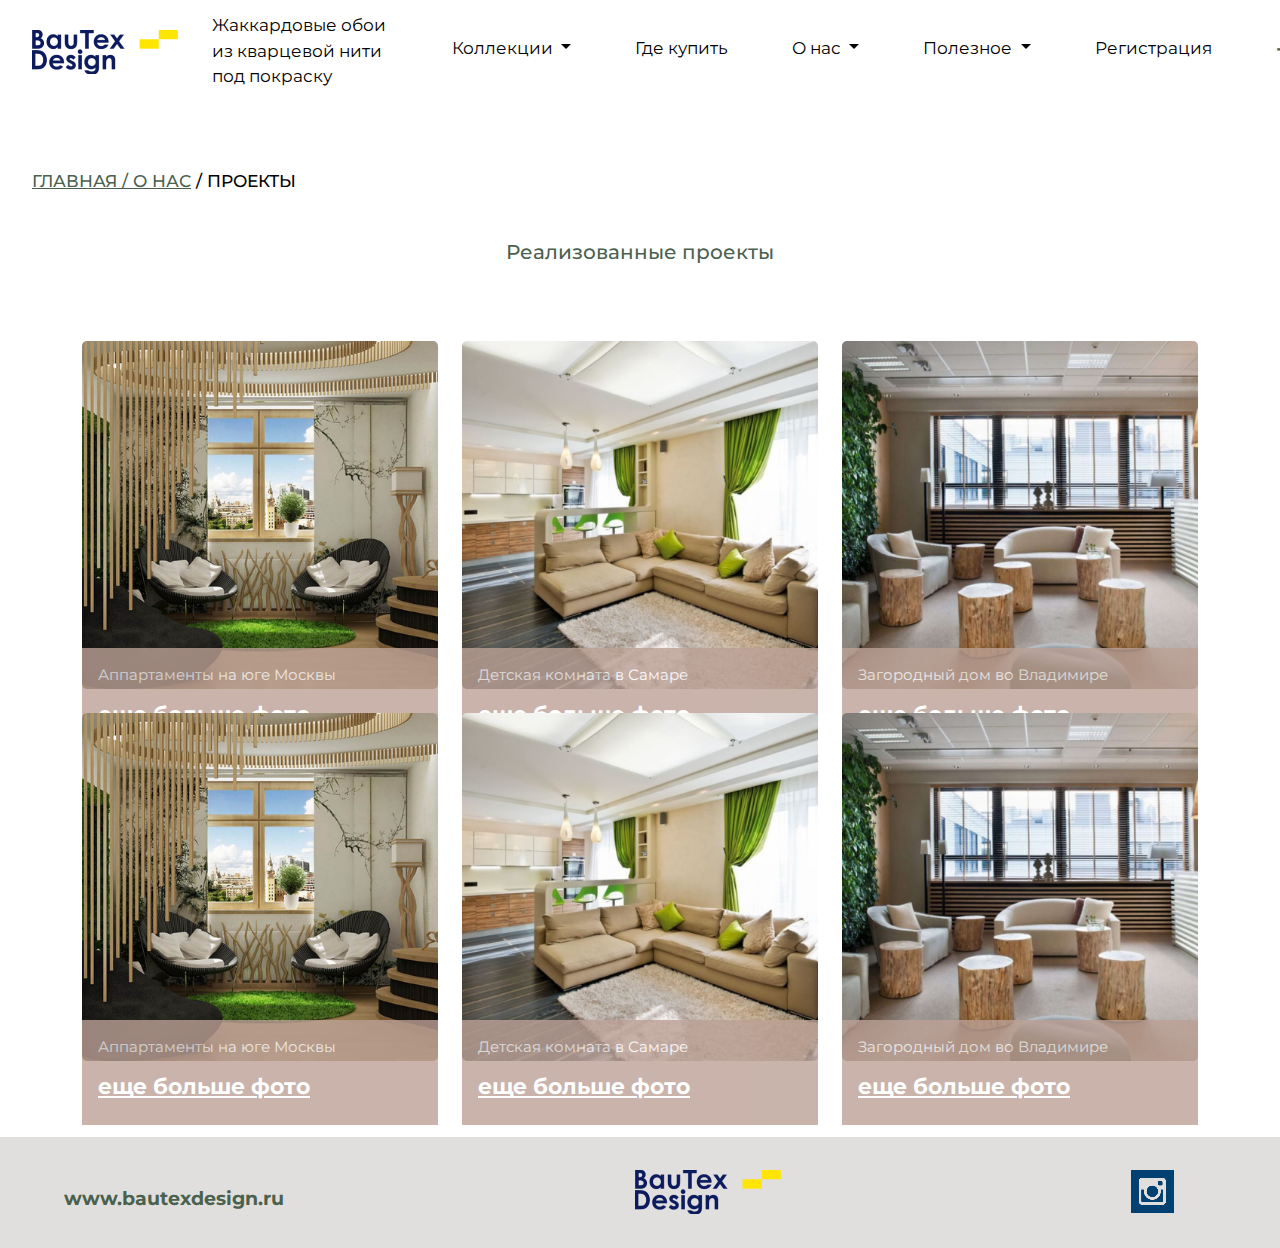
<file: projects.html>
<!DOCTYPE html>
<html lang="en">
<head>
    <meta charset="UTF-8">
    <meta name="viewport" content="width=device-width, initial-scale=1.0">
    <title>Projects</title>
    <link rel="stylesheet" href="https://cdn.jsdelivr.net/npm/bootstrap@5.3.3/dist/css/bootstrap.min.css">
    <link rel="stylesheet" href="assets/css/projects.css">
    <link rel="shortcut icon" href="assets/img/free-icon-door-handle-1002303.png" type="image/x-icon">
    <link href="https://fonts.googleapis.com/css2?family=Montserrat:ital,wght@0,100..900;1,100..900&family=Ysabeau+Infant:ital,wght@0,1..1000;1,1..1000&display=swap" rel="stylesheet">
</head>
<body>

    <div class="wrapper container">
        <header class="header">
            <div class="header-top py-1">

                <div class="col-md-2">
                    <div class="header-top-logo" style="padding-top: 26px; width: 146px; height: 44px; margin-left: -50px;">
                        <a href="index.html"><img class="company-logo" src="assets/img/лого_дизайн 1.png" alt=""></a>
                    </div>
                    <div class="logo-text d-flex" style="margin-left: 130px; margin-top: -35px; width: 100%;">
                        <p class="fw-400">Жаккардовые обои <br> из кварцевой нити <br> под покраску</p>
                    </div>
                </div>

                <div class="col-md-10">
                    <div class="header-top-list">
                        <ul class="list-group-horizontal-lg d-flex justify-content-center" style="margin-top: -70px; margin-left: 800px;">
                            <div class="dropdown">

                                <a class="dropdown-item btn-secondary dropdown-toggle" href="#" type="button" data-bs-toggle="dropdown" aria-expanded="false">
                                    Коллекции
                                </a>
                                
                                <ul class="dropdown-menu" data-popper-placement="bottom-start" style="margin-left: 32px;">
                                    <li><button class="dropdown-item drop-down" type="button" style="border: none;">Все</button></li>
                                    <li><button class="dropdown-item drop-down" type="button" style="border: none;">Basic</button></li>
                                    <li><button class="dropdown-item drop-down" type="button" style="border: none;">Loft</button></li>
                                    <li><button class="dropdown-item drop-down" type="button" style="border: none;">Geometry</button></li>
                                    <li><button class="dropdown-item drop-down" type="button" style="border: none;">Minimalism</button></li>
                                    <li><button class="dropdown-item drop-down" type="button" style="border: none;">Classic</button></li>
                                    <li><button class="dropdown-item drop-down" type="button" style="border: none;">Kids</button></li>
                                </ul>
                            </div>

                            <li><a class="dropdown-item" href="#"></a></li>

                            <li><a class="dropdown-item" href="#"></a></li>

                            <li><a class="dropdown-item" href="#">Где купить</a></li>

                            <li><a class="dropdown-item" href="#"></a></li>

                            <div class="dropdown">

                                <a class="dropdown-item btn-secondary dropdown-toggle" href="#" type="button" data-bs-toggle="dropdown" aria-expanded="false">
                                    О нас
                                </a>
                                
                                <ul class="dropdown-menu" data-popper-placement="bottom-start" style="margin-left: 32px;">
                                    <li><a href="BAUTEX.html"><button class="dropdown-item drop-down" type="button" style="border: none;">О BauTex Design</button></a></li>
                                    <li><a href="company.html" class="next-title"><button class="dropdown-item drop-down" type="button" style="border: none;">О компании</button></a></li>
                                    <li><a href="projects.html"><button class="dropdown-item drop-down" type="button" style="border: none;">Проекты</button></a></li>
                                    <li><button class="dropdown-item drop-down" type="button" style="border: none;">Отзывы</button></li>
                                    <li><button class="dropdown-item drop-down" type="button" style="border: none;">Сертификаты</button></li>
                                    <li><button class="dropdown-item drop-down" type="button" style="border: none;">Контакты</button></li>
                                </ul>
                            </div>

                            <li><a class="dropdown-item" href="#"></a></li>
                            <li><a class="dropdown-item" href="#"></a></li>
                            
                            <div class="dropdown">

                                <a class="dropdown-item btn-secondary dropdown-toggle" href="#" type="button" data-bs-toggle="dropdown" aria-expanded="false">
                                    Полезное
                                </a>
                            
                                <ul class="dropdown-menu" data-popper-placement="bottom-start" style="margin-left: 32px;">
                                    <li><button class="dropdown-item drop-down" type="button" style="border: none;">Как клеить</button></li>
                                    <li><button class="dropdown-item drop-down" type="button" style="border: none;">Как красить</button></li>
                                </ul>
                            </div>

                            <li><a class="dropdown-item" href="#"></a></li>
                            <li><a class="dropdown-item" href="#"></a></li>

                            <li><a class="dropdown-item" href="#">Регистрация</a></li>
                            <li><a class="dropdown-item" href="#"></a></li>
                            <li><a class="dropdown-item phone-number" href="#">+7 (495) 532-91-12</a></li>
                        </ul>
                    </div>
                </div>


            </div>
        </header>

        <main class="main">
            <p class="side-title" style="margin-top: 85px; margin-left: -50px;"> <ins class="another-color-text">ГЛАВНАЯ / О НАС</ins> / ПРОЕКТЫ</p>

            <p class="main-title" style="justify-content: center; text-align: center; margin-top: 42px;">Реализованные проекты</p>

            <div class="row row-cols-1 row-cols-md-3 g-4" style="margin-top: 50px;">

                <div class="col">
                  <div class="card">
                    <img src="assets/img/Rectangle 108.png" class="card-img" alt="...">
                    <div class="card-body">
                      <p class="card-text">Аппартаменты на юге Москвы</p>
                      <h5 class="card-title"><ins>еще больше фото</ins></h5>
                    </div>
                  </div>
                </div>

                <div class="col">
                  <div class="card">
                    <img src="assets/img/Rectangle 109.png" class="card-img" alt="...">
                    <div class="card-body">
                        <p class="card-text">Детская комната в Самаре</p>
                        <h5 class="card-title"><ins>еще больше фото</ins></h5>
                    </div>
                  </div>
                </div>

                <div class="col">
                  <div class="card">
                    <img src="assets/img/Rectangle 110.png" class="card-img" alt="...">
                    <div class="card-body">
                        <p class="card-text">Загородный дом во Владимире</p>
                        <h5 class="card-title"><ins>еще больше фото</ins></h5>
                    </div>
                  </div>
                </div>

                <div class="col">
                  <div class="card">
                    <img src="assets/img/Rectangle 108.png" class="card-img" alt="...">
                    <div class="card-body">
                        <p class="card-text">Аппартаменты на юге Москвы</p>
                        <h5 class="card-title"><ins>еще больше фото</ins></h5>
                    </div>
                  </div>
                </div>

                <div class="col">
                    <div class="card">
                      <img src="assets/img/Rectangle 109.png" class="card-img" alt="...">
                      <div class="card-body">
                        <p class="card-text">Детская комната в Самаре</p>
                        <h5 class="card-title"><ins>еще больше фото</ins></h5>
                      </div>
                    </div>
                </div>

                <div class="col">
                    <div class="card">
                      <img src="assets/img/Rectangle 110.png" class="card-img" alt="...">
                      <div class="card-body">
                        <p class="card-text">Загородный дом во Владимире</p>
                        <h5 class="card-title"><ins>еще больше фото</ins></h5>
                      </div>
                    </div>
                </div>

            </div>

        </main>

    </div>

    <footer class="footer" style="margin-top: 76px;">
        <div class="footer-bottom" style="background-color: #E0DFDD; height: 111px; display: flex; justify-content: space-between;">
            <p class="website" style="margin-top: 48px; margin-left: 64px;">www.bautexdesign.ru</p>
            <a href="#"><img src="assets/img/лого_дизайн 1.png" alt="" style="margin-top: 33px; justify-content: center;"></a>
            <a href="#"><img src="assets/img/инст 1.png" alt="" style="margin-top: 33px; padding-right: 106px;"></a>
            </div>        
    </footer>


    <script src="https://cdn.jsdelivr.net/npm/bootstrap@5.3.3/dist/js/bootstrap.bundle.min.js"></script>
    <script src="assets/js/main.js"></script>
</body>
</html>
</file>
<file: assets/css/main.css>
:root {
    --bg-color: #fff;
    --text-color: #000000;
    --accent-color: #4A614D;
    --accent-color-two: #BCA196;
}

html, body {
    height: 100%;
    width: 100%;
    margin: 0;
    padding: 0;
}

body {
    font-family: "Montserrat";
    background-color: var(--bg-color);
    color: var(--text-color);
}

img {
    width: 100%;
    height: auto;
    object-fit: cover;
 }

.wrapper {
    min-height: 100%;
    display: flex;
    flex-direction: column;
}

main.main {
    flex: 1 1 auto;
}

a {
    text-decoration:none;
}

/*______________________________________Header settings______________________________________*/

.logo-text {
    font-family: "Montserrat";
    font-size: 17px;
}

.dropdown-item {
    font-size: 17px;
    font-weight: 400;
}

.phone-number {
    color: var(--accent-color);
    font-size: 19px;
    font-weight: 700;
}

.drop-down:hover {
    background-color: #C6D4C3;
}

.list-group-horizontal-lg {
    list-style: none;
}

.list-group-horizontal-lg li {
    margin-right: 32px;
}

.list-group-horizontal-lg a {
    transition: transform 0.3s;
}

.list-group-horizontal-lg a:hover {
    transform: scale(1.07);
}

/*__________________________________________________________________________________________*/

/*______________________________________Main settings______________________________________*/

.butn {
    font-family: "Montserrat"; 
    font-weight: 600;
    font-size: 18px;
}

.card {
    width: 100%;
    border: none;
}

.card-img-top {
    width: 80%;
    justify-content: center;
}

.card-title-main {
    font-family: "Montserrat"; 
    font-weight: 500;
    font-size: 18px;
}

.card-text-main {
    font-family: "Montserrat"; 
    font-weight: 400;
    font-size: 15px;
    width: 100%;
}

.types-title {
    font-family: "Montserrat"; 
    font-size: 18px;
    font-weight: 700;
    color: var(--accent-color);
}

.img-title {
    font-family: "Montserrat"; 
    font-size: 15px;
    font-weight: 400;
}

.example-title {
    font-family: "Montserrat"; 
    font-size: 19px;
    font-weight: 700;
    color: var(--accent-color);
}

.card-body {
    background-color: #BCA196;
    opacity: 0.8;
    position: absolute;
    width: 100%;
    top: 307px;
}

.card-text {
    font-family: "Montserrat"; 
    font-size: 15px;
    font-weight: 400;
    color: var(--bg-color);
    opacity: 100;
}

.card-title {
    font-family: "Montserrat"; 
    font-size: 22px;
    font-weight: 700;
    color: var(--bg-color);
    opacity: 100;
}

.blank-top-text {
    font-family: "Montserrat"; 
    font-size: 30px;
    font-weight: 400;
    color: var(--bg-color);
}

.modal-title {
    font-family: "Montserrat"; 
    font-size: 30px;
    color: var(--bg-color);
    margin-left: 40px;
    font-weight: 600;
}

.modal-top {
    font-family: "Montserrat"; 
    font-size: 15px;
    color: var(--bg-color);
    margin-left: 40px;
    font-weight: 500;
}

.modal-bottom {
    font-family: "Montserrat"; 
    font-size: 18px;
    color: var(--bg-color);
    margin-left: 40px;
    font-weight: 600;
}

.tab {
    display: none;
  }

.tab:target {
    display: block;
}

.recall {
    font-family: "Montserrat"; 
    font-weight: 500;
    font-size: 44px;
    color: var(--text-color);
}

.recall-bottom {
    font-family: "Montserrat"; 
    font-weight: 200; 
    font-size: 16px;
    color: var(--accent-color);
}

.tab {
    background-color: #D7CEC5;
    width: 405px;
    height: 235px;
    
}

.text-tabs {
    font-family: "Montserrat"; 
    font-weight: 400; 
    font-size: 14px;
    margin-left: 34px;
}

.website {
    font-family: "Montserrat"; 
    font-weight: 700; 
    font-size: 19px;
    color: var(--accent-color);
}

/*__________________________________________________________________________________________*/

/*______________________________________Footer settings______________________________________*/

.footer-title {
    font-family: "Montserrat"; 
    font-weight: 700; 
    font-size: 25px;
    color: var(--accent-color);
    position: absolute; 
    margin-top: 54px; 
    margin-left: 98px;
}

.data-title-main {
    font-family: "Montserrat"; 
    font-weight: 700; 
    font-size: 20px;
    color: var(--bg-color);
}

.data-title {
    font-family: "Montserrat"; 
    font-weight: 700; 
    font-size: 17px;
    color: var(--bg-color);
}

.data-text {
    font-family: "Montserrat"; 
    font-weight: 400; 
    font-size: 15px;
    color: var(--bg-color);
    margin-top: -15px;
}

/*____________________________________________________________________________________________*/

/*_________________________________________1440px_____________________________________________*/

@media screen and (max-width: 1440px) {

    .main-image {
        margin-left: -68px;
    }

    .header-top-logo {
        margin-left: -50px;
    }

    .fw-400 {
        margin-left: -60px;
    }

    .header-top-list {
        margin-left: -90px;
    }

    .card-group {
        margin-left: -55px;
        width: 96%;
    }

    .carousel {
        margin-left: -68px;
    }

    .types {
        margin-left: -60px;
    }

    .example-title {
        margin-right: 160px;
    }

    .image-green {
        width: 80%;
    }

    .wallpaper-bottom {
        margin-left: -120px;
    }

    .row {
        margin-left: -80px;
        width: 100%;
    }

    .blank-img {
        margin-left: -80px;
    }

    .blank-top-text {
        margin-left: -100px;
    }

    .map-img {
        width: 90%;
        margin-left: -10px;
    }

    .nav-pills {
        margin-left: -150px;
    }
    
}


/*____________________________________________________________________________________________*/

/*_________________________________________1024px_____________________________________________*/

@media screen and (max-width: 1024px) {

    .main-image {
        margin-left: -50px;
    }

    .header-top-logo {
        margin-left: -38px;
    }

    .company-logo {
        width: 80%;
    }

    .dropdown-item {
        font-size: 14px;
        margin-left: -10px;
    }

    .phone-number {
        display: none;
    }

    .fw-400 {
        margin-left: -85px;
        font-size: 12px;
    }

    .button {
        margin-top: 60px;
    }

    .header-top-list {
        margin-left: -90px;
    }

    .card-group {
        margin-left: -20px;
        width: 90%;
    }

    .carousel {
        margin-left: -40px;
    }

    .types {
        margin-left: -30px;
    }

    .example-title {
        margin-right: 100px;
    }

    .image-green {
        width: 80%;
    }

    .wallpaper-bottom {
        margin-left: -80px;
    }

    .row {
        margin-left: -50px;
    }

    .card-body {
        margin-bottom: -100px;
        margin-top: -130px;
        position: absolute;
    }

    .blank-img {
        margin-left: -40px;
        width: 98%;
    }

    .blank-button {
        margin-left: -100px;
    }

    .blank-top-text {
        margin-left: -100px;
        margin-top: 110px;
        font-size: 20px;
    }

    .map-img {
        width: 90%;
        margin-left: -10px;
    }

    .nav-pills {
        margin-left: -20px;
        width: 90%;
    }

    .footer-bottom {
        width: 96%;
    }


}


/*____________________________________________________________________________________________*/

/*_________________________________________768px______________________________________________*/

@media screen and (max-width: 768px) {

    .main-image {
        margin-left: -25px;
    }

    .header-top-logo {
        margin-left: -10px;
        margin-top: -35px;
    }

    .company-logo {
        width: 50%;
    }

    .dropdown-item {
        font-size: 12px;
    }

    .phone-number {
        display: none;
    }

    .fw-400 {
        display: none;
    }

    .nav-button {
        display: none;
    }

    .header-top-list {
        margin-left: -140px;
    }

    .card-group {
        margin-left: 10px;
        width: 90%;
    }

    .card-title-main {
        font-size: 15px ;
    }

    .card-text-main {
        width: 100%;
        font-size: 12px;
    }

    .carousel {
        margin-left: -25px;
        width: 100%;
    }

    .types {
        margin-left: -20px;
        width: 90%;
    }

    .example-title {
        margin-right: 0px;
    }

    .example-img {
        width: 80%;
    }

    .image-green {
        width: 100%;
    }

    .wallpaper-bottom {
        margin-left: -80px;
    }

    .row {
        margin-left: -25px;
    }

    .card-body {
        width: 100%;
        height: 40%;
        margin-top: -180px;
        position: absolute;
    }

    .blank-img {
        margin-left: -10px;
        width: 97%;
    }

    .blank-top-text {
        margin-left: -100px;
        margin-top: 250px;
        font-size: 15px;
    }

    .blank-button {
        margin-left: -100px;
    }

    .map-img {
        width: 100%;
        margin-left: -25px;
    }

    .nav-pills {
        margin-left: -20px;
        width: 90%;
    }


    
}


/*____________________________________________________________________________________________*/

/*_________________________________________375px______________________________________________*/

@media screen and (max-width: 375px) {

    .main-image {
        margin-left: 20px;
        margin-bottom: -150px;
    }

    .header-top-logo {
        margin-left: -38px;
    }

    .company-logo {
        width: 60%;
        margin-left: 60px;
    }

    .dropdown-item {
        font-size: 14px;
        margin-left: 3px;
    }

    .phone-number {
        display: none;
    }

    .fw-400 {
        margin-left: -85px;
        font-size: 12px;
    }

    .button {
        margin-top: 60px;
    }

    .header-top-list {
        margin-left: -240px;
    }

    .card-group {
        margin-left: 100px;
        width: 70%;
    }

    .carousel {
        margin-left: 40px;
        width: 100%;
    }

    .types {
        margin-left: 40px;
    }

    .example-title {
        display: none;
    }

    .image-green {
        display: none;
    }

    .wallpaper-bottom {
        margin-left: -20px;
    }

    .row {
        margin-left: 20px;
    }

    .card-body {
        margin-bottom: -100px;
        margin-top: -130px;
        position: absolute;
    }

    .blank-img {
        margin-left: 20px;
        width: 98%;
        margin-bottom: 250px;
    }

    .blank-top-text {
        display: none;
    }

    .blank-button {
        display: none;
    }

    .map-img {
        width: 90%;
        margin-left: 35px;
    }

    .nav-pills {
        margin-left: -20px;
        width: 90%;
        margin-bottom: -50px;
    }

    .footer-bottom {
        width: 100%;
    }

    .logo-bottom {
        display: none;
    }
    
}


/*____________________________________________________________________________________________*/
</file>
<file: assets/css/authorization.css>
:root {
    --bg-color: #fff;
    --text-color: #000000;
    --accent-color: #4A614D;
    --accent-color-two: #BCA196;
}

.main-page {
    text-decoration:none;
    color: var(--bg-color);
}

a:hover,a:focus{
    outline: none;
    text-decoration: none;
   }
   .tab{
    background: #200122;
    background: -webkit-linear-gradient(to bottom, #6f0000, #200122);
    background: linear-gradient(to bottom, #6f0000, #200122);
    padding: 40px 50px;
    position: relative;
   }
   .tab:before{
    content: "";
    width: 100%;
    height: 100%;
    display: block;
    position: absolute;
    top: 0;
    left: 0;
    background: var(--accent-color);
    opacity: 0.85;
   }
   .tab .nav-tabs{
    border-bottom: none;
    padding: 0 20px;
    position: relative;
   }
   .tab .nav-tabs li{ margin: 0 30px 0 0; }
   .tab .nav-tabs li a{
    font-size: 18px;
    color: #fff;
    border-radius: 0;
    text-transform: uppercase;
    background: transparent;
    padding: 0;
    margin-right: 0;
    border: none;
    border-bottom: 2px solid transparent;
    opacity: 0.5;
    position: relative;
    transition: all 0.5s ease 0s;
   }
   .tab .nav-tabs li a:hover{ background: transparent; }
   .tab .nav-tabs li.active a,
   .tab .nav-tabs li.active a:focus,
   .tab .nav-tabs li.active a:hover{
    border: none;
    background: transparent;
    opacity: 1;
    border-bottom: 2px solid #4a8552;
    color: #fff;
   }
   .tab .tab-content{
    padding: 20px 0 0 0;
    margin-top: 40px;
    background: transparent;
    z-index: 1;
    position: relative;
   }
   .form-bg{ background: #ddd; }
   .form-horizontal .form-group{
    margin: 0 0 15px 0;
    position: relative;
   }
   .form-horizontal .form-control{
    height: 40px;
    background: rgba(255,255,255,0.2);
    border: none;
    border-radius: 20px;
    box-shadow: none;
    padding: 0 20px;
    font-size: 14px;
    font-weight: bold;
    color: #fff;
    transition: all 0.3s ease 0s;
   }
   .form-horizontal .form-control:focus{
    box-shadow: none;
    outline: 0 none;
   }
   .form-horizontal .form-group label{
    padding: 0 20px;
    color: #BCA196;
    text-transform: capitalize;
    margin-bottom: 10px;
   }
   .form-horizontal .main-checkbox{
    width: 20px;
    height: 20px;
    background: #4a8552;
    float: left;
    margin: 5px 0 0 20px;
    border: 1px solid #4a8552;
    position: relative;
   }
   .form-horizontal .main-checkbox label{
    width: 20px;
    height: 20px;
    position: absolute;
    top: 0;
    left: 0;
    cursor: pointer;
   }
   .form-horizontal .main-checkbox label:after{
    content: "";
    width: 10px;
    height: 5px;
    position: absolute;
    top: 5px;
    left: 4px;
    border: 3px solid #fff;
    border-top: none;
    border-right: none;
    background: transparent;
    opacity: 0;
    -webkit-transform: rotate(-45deg);
    transform: rotate(-45deg);
   }
   .form-horizontal .main-checkbox input[type=checkbox]{ visibility: hidden; }
   .form-horizontal .main-checkbox input[type=checkbox]:checked + label:after{ opacity: 1; }
   .form-horizontal .text{
    float: left;
    font-size: 14px;
    font-weight: bold;
    color: #fff;
    margin-left: 7px;
    line-height: 20px;
    padding-top: 5px;
    text-transform: capitalize;
   }
   .form-horizontal .btn{
    width: 100%;
    background: #4a8552;
    padding: 10px 20px;
    border: none;
    font-size: 14px;
    font-weight: bold;
    color: #fff;
    border-radius: 20px;
    text-transform: uppercase;
    margin: 20px 0 30px 0;
   }
   .form-horizontal .btn:focus{
    background: #4a8552;
    color: #fff;
    outline: none;
    box-shadow: none;
   }
   .form-horizontal .forgot-pass{
    border-top: 1px solid #BCA196;
    margin: 0;
    text-align: center;
   }
   .form-horizontal .forgot-pass .btn{
    width: auto;
    background: transparent;
    margin: 30px 0 0 0;
    color: #BCA196;
    text-transform: capitalize;
    transition: all 0.3s ease 0s;
   }
   .form-horizontal .forgot-pass .btn:hover{ color: #4a8552; }
   @media only screen and (max-width: 479px){
    .tab{ padding: 40px 20px; }
   }
</file>
<file: assets/css/BAUTEX.css>
:root {
    --bg-color: #fff;
    --text-color: #000000;
    --accent-color: #4A614D;
    --accent-color-two: #BCA196;
}

html, body {
    height: 100%;
    width: 100%;
    margin: 0;
    padding: 0;
}

body {
    font-family: "Montserrat";
    background-color: var(--bg-color);
    color: var(--text-color);
}

img {
    width: 100%;
    height: auto;
    object-fit: cover;
 }

.wrapper {
    min-height: 100%;
    display: flex;
    flex-direction: column;
}

main.main {
    flex: 1 1 auto;
}

a {
    text-decoration:none;
}

/*______________________________________Header settings______________________________________*/

.logo-text {
    font-family: "Montserrat";
    font-size: 17px;
}

.dropdown-item {
    font-size: 17px;
    font-weight: 400;
}

.phone-number {
    color: var(--accent-color);
    font-size: 19px;
    font-weight: 700;
}

.drop-down:hover {
    background-color: #C6D4C3;
}

.list-group-horizontal-lg {
    list-style: none;
}

.list-group-horizontal-lg li {
    margin-right: 32px;
}

.list-group-horizontal-lg a {
    transition: transform 0.3s;
}

.list-group-horizontal-lg a:hover {
    transform: scale(1.07);
}

/*_________________________________________________________________________________________*/

/*______________________________________Main settings______________________________________*/

.side-title {
    font-family: "Montserrat"; 
    font-size: 17px;
    font-weight: 500;
    color: var(--text-color);
}

.another-color-text {
    font-family: "Montserrat"; 
    font-size: 17px;
    font-weight: 500;
    color: var(--accent-color);
}

.main-title {
    font-family: "Montserrat"; 
    font-size: 20px;
    color: var(--accent-color);
    font-weight: 500;
}

.text-title {
    font-family: "Montserrat"; 
    font-size: 17px;
    font-weight: 500;
    color: #474848;
}

.card {
    width: 100%;
    border: none;
}

.card-img-top {
    width: 80%;
    justify-content: center;
}

.card-title-main {
    font-family: "Montserrat"; 
    font-weight: 500;
    font-size: 18px;
}

.card-text-main {
    font-family: "Montserrat"; 
    font-weight: 400;
    font-size: 15px;
    width: 100%;
}

.text-title-colored {
    font-family: "Montserrat"; 
    font-weight: 500;
    font-size: 20px;
    color: var(--accent-color);
}


/*_________________________________________________________________________________________*/

/*______________________________________Footer settings______________________________________*/

.footer-title {
    font-family: "Montserrat"; 
    font-weight: 700; 
    font-size: 25px;
    color: var(--accent-color);
    position: absolute; 
    margin-top: 54px; 
    margin-left: 98px;
}

.data-title-main {
    font-family: "Montserrat"; 
    font-weight: 700; 
    font-size: 20px;
    color: var(--bg-color);
}

.data-title {
    font-family: "Montserrat"; 
    font-weight: 700; 
    font-size: 17px;
    color: var(--bg-color);
}

.data-text {
    font-family: "Montserrat"; 
    font-weight: 400; 
    font-size: 15px;
    color: var(--bg-color);
    margin-top: -15px;
}

.website {
    font-family: "Montserrat"; 
    font-weight: 700; 
    font-size: 19px;
    color: var(--accent-color);
}

/*____________________________________________________________________________________________*/
</file>
<file: assets/css/company.css>
:root {
    --bg-color: #fff;
    --text-color: #000000;
    --accent-color: #4A614D;
    --accent-color-two: #BCA196;
}

html, body {
    height: 100%;
    width: 100%;
    margin: 0;
    padding: 0;
}

body {
    font-family: "Montserrat";
    background-color: var(--bg-color);
    color: var(--text-color);
}

img {
    width: 100%;
    height: auto;
    object-fit: cover;
 }

.wrapper {
    min-height: 100%;
    display: flex;
    flex-direction: column;
}

main.main {
    flex: 1 1 auto;
}

a {
    text-decoration:none;
}

/*______________________________________Header settings______________________________________*/

.logo-text {
    font-family: "Montserrat";
    font-size: 17px;
}

.dropdown-item {
    font-size: 17px;
    font-weight: 400;
}

.phone-number {
    color: var(--accent-color);
    font-size: 19px;
    font-weight: 700;
}

.drop-down:hover {
    background-color: #C6D4C3;
}

.list-group-horizontal-lg {
    list-style: none;
}

.list-group-horizontal-lg li {
    margin-right: 32px;
}

.list-group-horizontal-lg a {
    transition: transform 0.3s;
}

.list-group-horizontal-lg a:hover {
    transform: scale(1.07);
}

/*_________________________________________________________________________________________*/

/*______________________________________Main settings______________________________________*/

.side-title {
    font-family: "Montserrat"; 
    font-size: 17px;
    font-weight: 500;
    color: var(--text-color);
}

.another-color-text {
    font-family: "Montserrat"; 
    font-size: 17px;
    font-weight: 500;
    color: var(--accent-color);
}

.main-title {
    font-family: "Montserrat"; 
    font-size: 20px;
    color: var(--accent-color);
    font-weight: 500;
}

.text-title {
    font-family: "Montserrat"; 
    font-size: 17px;
    font-weight: 500;
    color: #474848;
}

.button {
    font-family: "Montserrat"; 
    font-size: 18px;
    font-weight: 600;
}


/*_________________________________________________________________________________________*/

/*______________________________________Footer settings______________________________________*/

.footer-title {
    font-family: "Montserrat"; 
    font-weight: 700; 
    font-size: 25px;
    color: var(--accent-color);
    position: absolute; 
    margin-top: 54px; 
    margin-left: 98px;
}

.data-title-main {
    font-family: "Montserrat"; 
    font-weight: 700; 
    font-size: 20px;
    color: var(--bg-color);
}

.data-title {
    font-family: "Montserrat"; 
    font-weight: 700; 
    font-size: 17px;
    color: var(--bg-color);
}

.data-text {
    font-family: "Montserrat"; 
    font-weight: 400; 
    font-size: 15px;
    color: var(--bg-color);
    margin-top: -15px;
}

.website {
    font-family: "Montserrat"; 
    font-weight: 700; 
    font-size: 19px;
    color: var(--accent-color);
}

/*____________________________________________________________________________________________*/
</file>
<file: assets/css/projects.css>
:root {
    --bg-color: #fff;
    --text-color: #000000;
    --accent-color: #4A614D;
    --accent-color-two: #BCA196;
}

html, body {
    height: 100%;
    width: 100%;
    margin: 0;
    padding: 0;
}

body {
    font-family: "Montserrat";
    background-color: var(--bg-color);
    color: var(--text-color);
}

img {
    width: 100%;
    height: auto;
    object-fit: cover;
 }

.wrapper {
    min-height: 100%;
    display: flex;
    flex-direction: column;
}

main.main {
    flex: 1 1 auto;
}

a {
    text-decoration:none;
}

/*______________________________________Header settings______________________________________*/

.logo-text {
    font-family: "Montserrat";
    font-size: 17px;
}

.dropdown-item {
    font-size: 17px;
    font-weight: 400;
}

.phone-number {
    color: var(--accent-color);
    font-size: 19px;
    font-weight: 700;
}

.drop-down:hover {
    background-color: #C6D4C3;
}

.list-group-horizontal-lg {
    list-style: none;
}

.list-group-horizontal-lg li {
    margin-right: 32px;
}

.list-group-horizontal-lg a {
    transition: transform 0.3s;
}

.list-group-horizontal-lg a:hover {
    transform: scale(1.07);
}

/*_________________________________________________________________________________________*/

/*______________________________________Main settings______________________________________*/

.side-title {
    font-family: "Montserrat"; 
    font-size: 17px;
    font-weight: 500;
    color: var(--text-color);
}

.another-color-text {
    font-family: "Montserrat"; 
    font-size: 17px;
    font-weight: 500;
    color: var(--accent-color);
}

.main-title {
    font-family: "Montserrat"; 
    font-size: 20px;
    color: var(--accent-color);
    font-weight: 500;
}

.card {
    width: 100%;
    border: none;
}

.card-img-top {
    width: 80%;
    justify-content: center;
}

.card-title-main {
    font-family: "Montserrat"; 
    font-weight: 500;
    font-size: 18px;
}

.card-text-main {
    font-family: "Montserrat"; 
    font-weight: 400;
    font-size: 15px;
    width: 100%;
}

.types-title {
    font-family: "Montserrat"; 
    font-size: 18px;
    font-weight: 700;
    color: var(--accent-color);
}

.img-title {
    font-family: "Montserrat"; 
    font-size: 15px;
    font-weight: 400;
}

.example-title {
    font-family: "Montserrat"; 
    font-size: 19px;
    font-weight: 700;
    color: var(--accent-color);
}

.card-body {
    background-color: #BCA196;
    opacity: 0.8;
    position: absolute;
    width: 100%;
    top: 307px;
}

.card-text {
    font-family: "Montserrat"; 
    font-size: 15px;
    font-weight: 400;
    color: var(--bg-color);
    opacity: 100;
}

.card-title {
    font-family: "Montserrat"; 
    font-size: 22px;
    font-weight: 700;
    color: var(--bg-color);
    opacity: 100;
}

/*_________________________________________________________________________________________*/

/*______________________________________Footer settings______________________________________*/

.footer-title {
    font-family: "Montserrat"; 
    font-weight: 700; 
    font-size: 25px;
    color: var(--accent-color);
    position: absolute; 
    margin-top: 54px; 
    margin-left: 98px;
}

.data-title-main {
    font-family: "Montserrat"; 
    font-weight: 700; 
    font-size: 20px;
    color: var(--bg-color);
}

.data-title {
    font-family: "Montserrat"; 
    font-weight: 700; 
    font-size: 17px;
    color: var(--bg-color);
}

.data-text {
    font-family: "Montserrat"; 
    font-weight: 400; 
    font-size: 15px;
    color: var(--bg-color);
    margin-top: -15px;
}

.website {
    font-family: "Montserrat"; 
    font-weight: 700; 
    font-size: 19px;
    color: var(--accent-color);
}

/*____________________________________________________________________________________________*/
</file>
